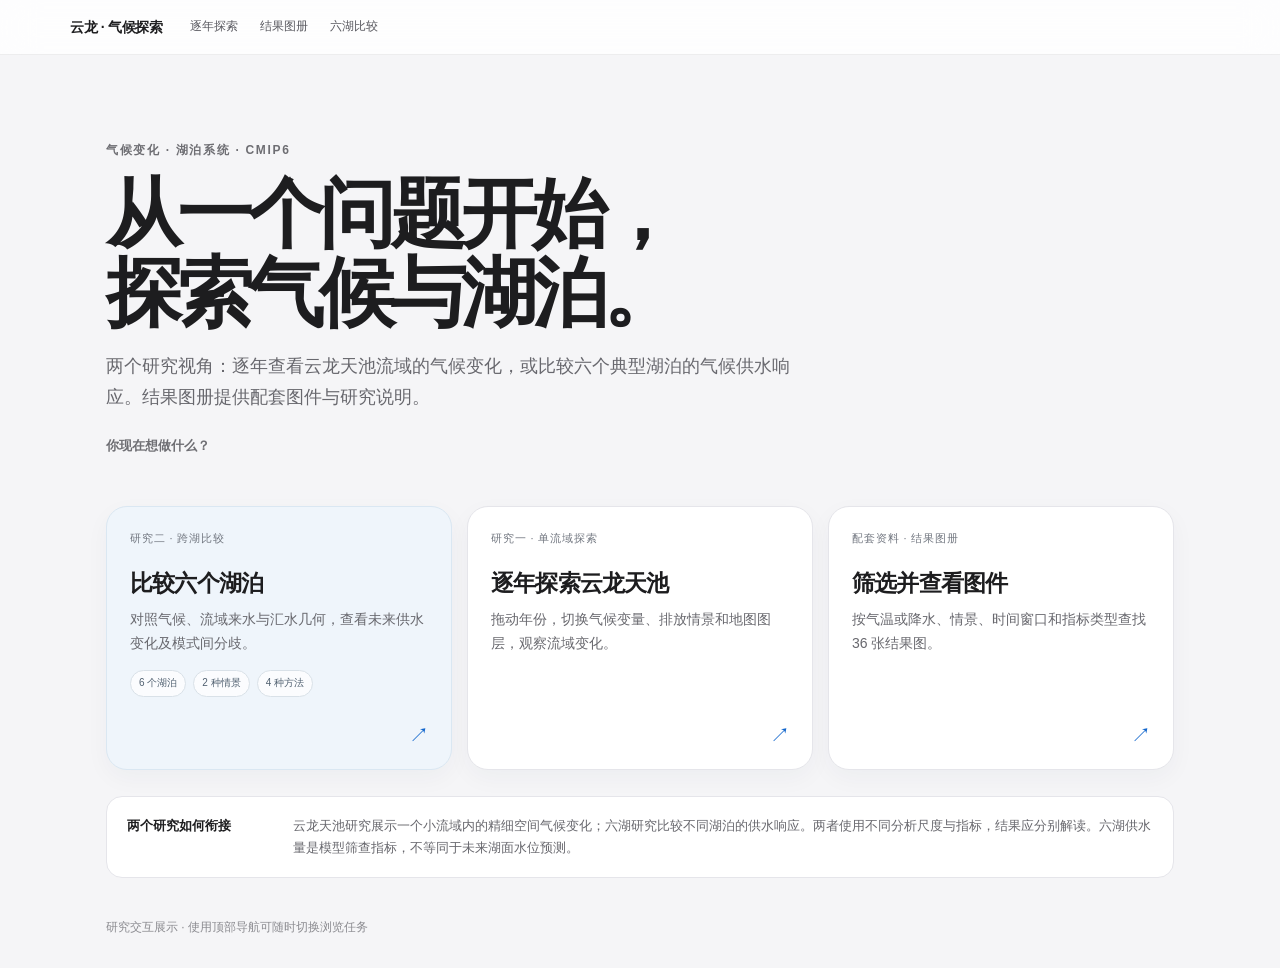
<file: index.html>
<!doctype html>
<html lang="zh-CN">
<head>
  <meta charset="utf-8">
  <meta name="viewport" content="width=device-width,initial-scale=1">
  <meta name="theme-color" content="#f5f5f7">
  <meta name="description" content="浏览云龙天池气候变化与中国典型湖泊气候供水研究。">
  <title>云龙 · 气候探索</title>
  <link rel="icon" type="image/svg+xml" href="./favicon.svg">
  <link rel="stylesheet" href="./_shared/site.css">
  <style>
    .landing{max-width:1120px;margin:auto;padding:0 26px}.intro{padding:86px 0 37px;max-width:790px}.kicker{font-size:12px;letter-spacing:.14em;font-weight:600;color:#6e6e73}.intro h1{font-size:clamp(43px,7vw,76px);letter-spacing:-.065em;line-height:1.03;font-weight:680;margin:15px 0 19px}.intro p{font-size:18px;line-height:1.7;color:#68686e;max-width:690px}.start-label{font-size:13px;font-weight:650;color:#6e6e73;margin:23px 0 13px}.study-grid{display:grid;grid-template-columns:repeat(3,minmax(0,1fr));gap:15px}.study-card{position:relative;display:flex;flex-direction:column;min-height:264px;background:#fff;border:1px solid #e5e5ea;border-radius:21px;padding:23px 23px 52px;text-decoration:none;color:#1d1d1f;box-shadow:0 8px 25px rgba(30,45,65,.04);transition:transform .18s,box-shadow .18s}.study-card:hover{transform:translateY(-3px);box-shadow:0 15px 35px rgba(30,45,65,.09)}.study-card:focus-visible{outline:3px solid #83b8ff;outline-offset:3px}.study-no{font-size:11px;letter-spacing:.08em;color:#727780}.study-card h2{font-size:23px;letter-spacing:-.035em;line-height:1.25;margin:21px 0 10px}.study-card p{font-size:14px;color:#68686e;line-height:1.7;margin:0}.study-card .arrow{position:absolute;right:22px;bottom:18px;color:#1266cc;font-size:20px}.study-card.primary{background:#eff5fb;border-color:#dae7f2}.stat-pills{display:flex;gap:7px;flex-wrap:wrap;margin-top:15px}.stat-pills span{font-size:10px;border:1px solid #d9e1e8;background:rgba(255,255,255,.75);border-radius:99px;padding:4px 8px;color:#506070}.research-note{margin-top:26px;padding:18px 20px;background:#fff;border:1px solid #e5e5ea;border-radius:16px;display:grid;grid-template-columns:150px 1fr;gap:16px;align-items:start}.research-note strong{font-size:13px}.research-note p{margin:0;font-size:13px;line-height:1.7;color:#68686e}.footer{padding:40px 0 30px;font-size:12px;color:#8b8b90}@media(max-width:800px){.landing{padding:0 17px}.intro{padding:60px 0 26px}.intro p{font-size:16px}.study-grid{grid-template-columns:1fr}.study-card{min-height:205px}.study-card h2{font-size:21px;margin-top:16px}.research-note{grid-template-columns:1fr;gap:5px}}@media(max-width:700px){.intro h1{font-size:46px}}
  </style>
</head>
<body>
  <nav class="global-nav" aria-label="主导航">
    <a class="brand" href="./index.html" aria-current="page">云龙 · 气候探索</a>
    <div class="nav-links"><a href="./climate-explorer/climate-explorer.html">逐年探索</a><a href="./climate-atlas/climate-atlas.html">结果图册</a><a href="./lake-explorer/index.html">六湖比较</a></div>
  </nav>
  <main class="landing">
    <section class="intro">
      <div class="kicker">气候变化 · 湖泊系统 · CMIP6</div>
      <h1>从一个问题开始，<br>探索气候与湖泊。</h1>
      <p>两个研究视角：逐年查看云龙天池流域的气候变化，或比较六个典型湖泊的气候供水响应。结果图册提供配套图件与研究说明。</p>
      <div class="start-label">你现在想做什么？</div>
    </section>
    <section class="study-grid" aria-label="选择浏览任务">
      <a class="study-card primary" href="./lake-explorer/index.html">
        <div class="study-no">研究二 · 跨湖比较</div><h2>比较六个湖泊</h2>
        <p>对照气候、流域来水与汇水几何，查看未来供水变化及模式间分歧。</p>
        <div class="stat-pills"><span>6 个湖泊</span><span>2 种情景</span><span>4 种方法</span></div><span class="arrow" aria-hidden="true">↗</span>
      </a>
      <a class="study-card" href="./climate-explorer/climate-explorer.html">
        <div class="study-no">研究一 · 单流域探索</div><h2>逐年探索云龙天池</h2>
        <p>拖动年份，切换气候变量、排放情景和地图图层，观察流域变化。</p><span class="arrow" aria-hidden="true">↗</span>
      </a>
      <a class="study-card" href="./climate-atlas/climate-atlas.html">
        <div class="study-no">配套资料 · 结果图册</div><h2>筛选并查看图件</h2>
        <p>按气温或降水、情景、时间窗口和指标类型查找 36 张结果图。</p><span class="arrow" aria-hidden="true">↗</span>
      </a>
    </section>
    <aside class="research-note"><strong>两个研究如何衔接</strong><p>云龙天池研究展示一个小流域内的精细空间气候变化；六湖研究比较不同湖泊的供水响应。两者使用不同分析尺度与指标，结果应分别解读。六湖供水量是模型筛查指标，不等同于未来湖面水位预测。</p></aside>
    <footer class="footer">研究交互展示 · 使用顶部导航可随时切换浏览任务</footer>
  </main>
</body>
</html>
</file>
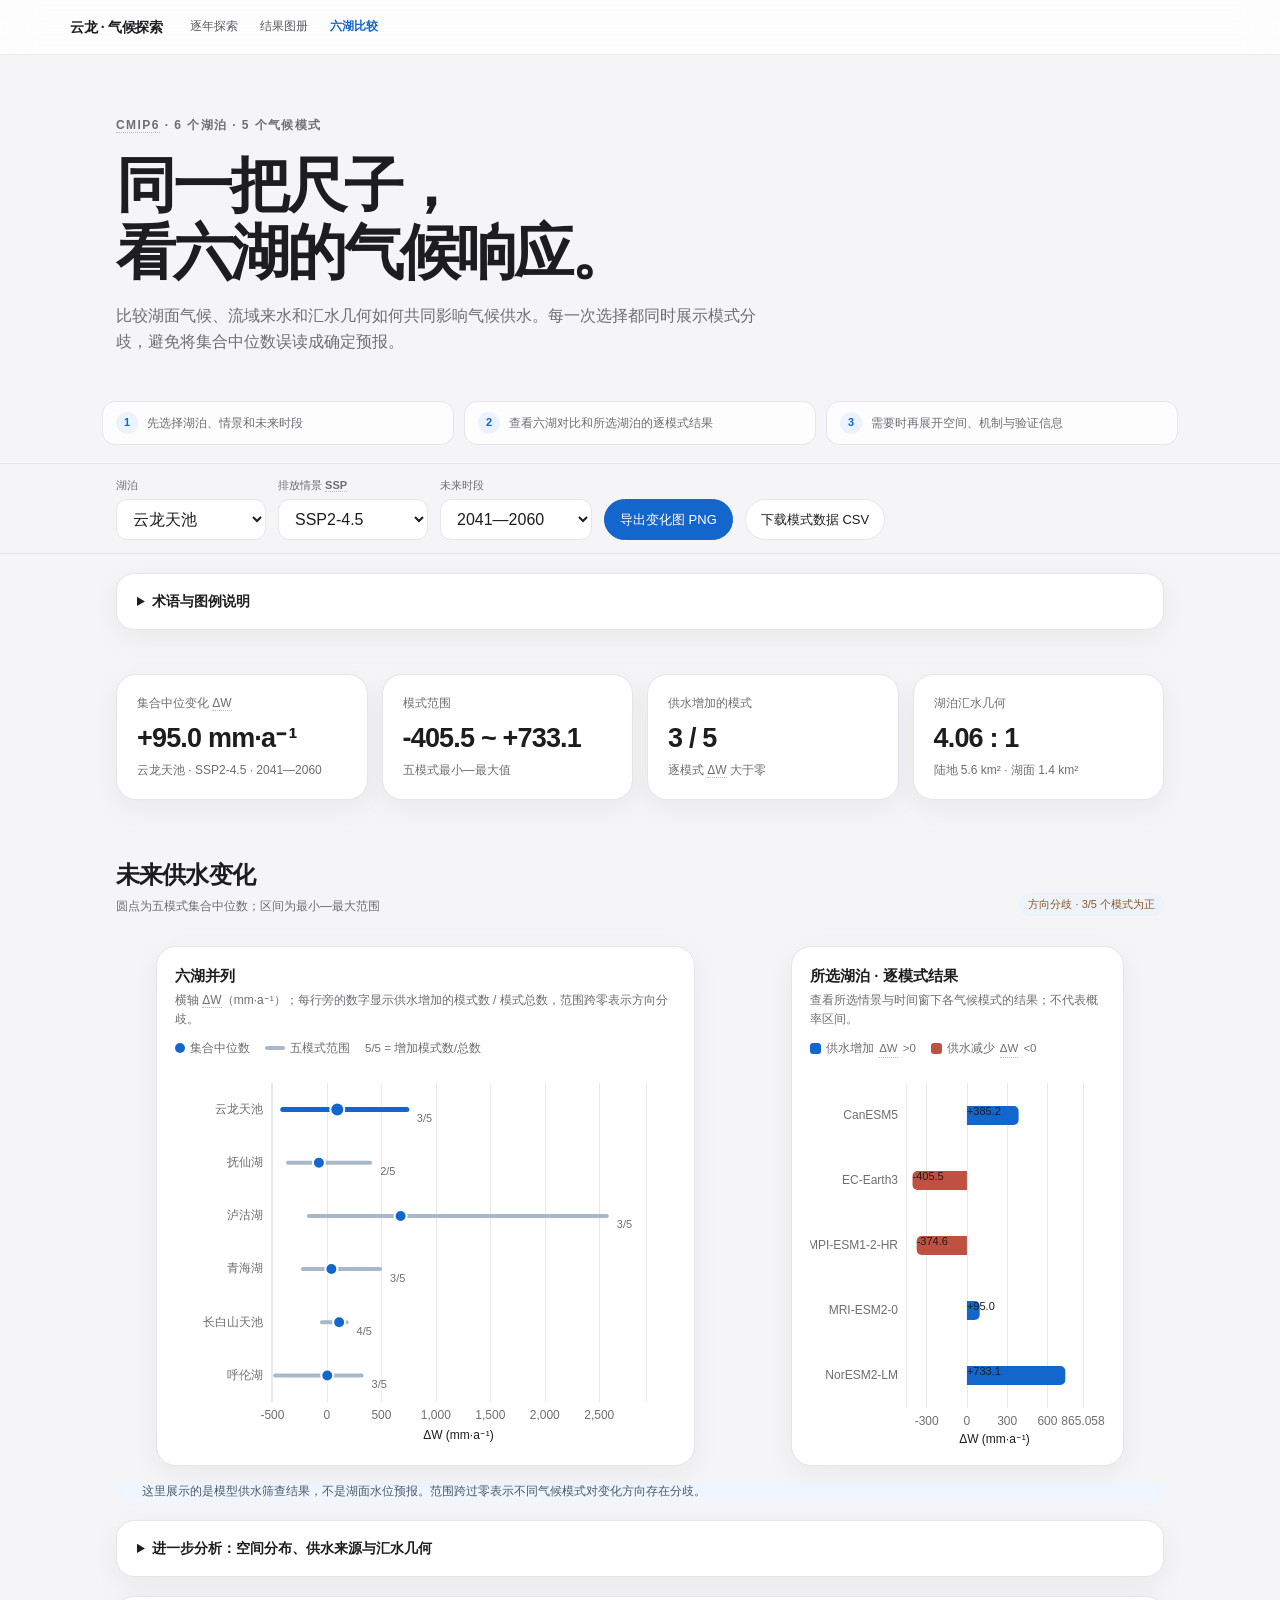
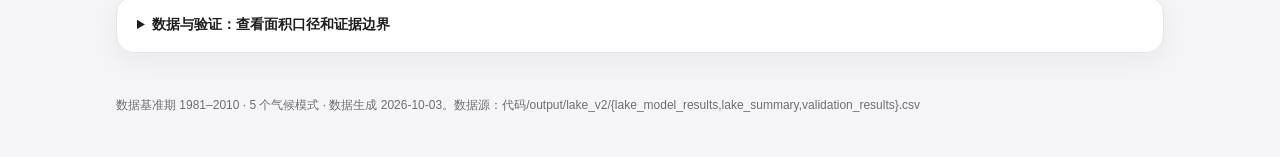
<file: lake-explorer/index.html>
<!doctype html>
<html lang="zh-CN">
<head>
<meta charset="utf-8"><meta name="viewport" content="width=device-width,initial-scale=1">
<meta name="theme-color" content="#f5f5f7">
<meta name="description" content="交互浏览六个中国典型湖泊的气候供水变化、模式分歧和方法敏感性。">
<title>六湖气候供水比较 · 云龙气候探索</title>
<link rel="icon" type="image/svg+xml" href="../favicon.svg">
<link rel="stylesheet" href="../_shared/site.css">
<link rel="stylesheet" href="../_shared/ux.css">
<style>
:root{--wide:1100px}.shell{max-width:var(--wide);margin:auto;padding:0 26px}.hero{padding:62px 0 31px}.eyebrow{font-size:12px;font-weight:600;letter-spacing:.12em;color:var(--muted)}h1{font-size:clamp(36px,6vw,64px);letter-spacing:-.055em;line-height:1.08;font-weight:670;margin:.28em 0}.lede{max-width:670px;color:var(--muted);font-size:16px}.controls{position:sticky;top:55px;z-index:10;background:rgba(245,245,247,.88);backdrop-filter:blur(15px);border-block:1px solid var(--line)}.control-inner{max-width:var(--wide);margin:auto;padding:13px 26px;display:flex;gap:12px;align-items:end;flex-wrap:wrap}.field{display:grid;gap:4px;min-width:150px}.field label,.small-label{font-size:11px;color:var(--muted);font-weight:550}.field select{width:100%;border:1px solid var(--line);border-radius:11px;background:#fff;padding:10px 30px 10px 12px;color:var(--ink)}.button{border:1px solid var(--line);background:#fff;border-radius:999px;padding:9px 15px;cursor:pointer;color:var(--ink);font-size:13px}.button.primary{background:var(--blue);color:#fff;border-color:var(--blue)}.button:hover{filter:brightness(.96)}.metrics{display:grid;grid-template-columns:repeat(4,1fr);gap:14px;padding:25px 0}.metric,.panel,.caveat,.method{background:#fff;border:1px solid var(--line);border-radius:20px;padding:19px 20px;box-shadow:var(--shadow)}.metric-label{font-size:12px;color:var(--muted)}.metric-value{font-size:27px;font-weight:650;letter-spacing:-.03em;font-variant-numeric:tabular-nums;margin-top:4px}.metric-detail{font-size:12px;color:var(--muted);line-height:1.6}.section-head{display:flex;align-items:end;justify-content:space-between;gap:20px;margin:31px 0 14px}.section-head h2{font-size:24px;letter-spacing:-.035em;margin:0}.section-head p{font-size:12px;color:var(--muted);margin:2px 0 0}.charts{display:grid;grid-template-columns:1.2fr .8fr;gap:16px}.panel{padding:17px 18px;min-width:0}.panel h3{font-size:15px;margin:0}.panel .hint{font-size:12px;color:var(--muted);margin:2px 0}.chart{height:350px;width:100%}.chart.tall{height:390px}.comparison{display:grid;grid-template-columns:1fr 1fr;gap:16px}.map-layout{display:grid;grid-template-columns:minmax(0,1fr) 255px;gap:15px;align-items:center}.locator{height:350px;width:100%;display:block}.fact-list{list-style:none;margin:0;padding:0;display:grid;gap:10px}.fact-list li{padding-bottom:10px;border-bottom:1px solid var(--line);font-size:13px}.fact-list b{display:block;font-size:11px;color:var(--muted);font-weight:500}.method{margin:19px 0;padding:0 20px}.method summary{padding:15px 0;cursor:pointer;font-size:14px;font-weight:600}.method-grid{display:grid;grid-template-columns:1fr 1fr;gap:15px;padding-bottom:17px;font-size:13px}.table-wrap{overflow-x:auto;max-width:100%}.footer{overflow-wrap:anywhere}.method-control{display:grid;gap:5px;max-width:280px;font-size:11px;color:var(--muted)}.method-control select{width:100%;border:1px solid var(--line);border-radius:11px;padding:10px;background:#fff;color:var(--ink)}.table{width:100%;border-collapse:collapse;white-space:nowrap;font-size:12px}.table th,.table td{padding:10px 11px;border-bottom:1px solid var(--line);text-align:right}.table th:first-child,.table td:first-child{text-align:left}.table th{color:var(--muted);font-weight:550}.positive{color:#16784c}.negative{color:#bd503e}.caveat{background:#f8fbff;border-color:#dce9f9;line-height:1.72;font-size:13px;margin:15px 0 28px}.caveat h3{font-size:14px;margin:0 0 5px}.caveat p{margin:5px 0;color:#555e6b}.footer{font-size:12px;color:var(--muted);padding:24px 0 42px}.tag{display:inline-block;color:#385576;background:#eef3f9;border-radius:999px;padding:3px 9px;font-size:11px}.lake-shape{fill:#dfeaf3;stroke:#8da7bd;stroke-width:1.3}.lake-water{fill:#68a8ce;stroke:#fff;stroke-width:1.5}.lake-label{font:12px -apple-system,BlinkMacSystemFont,"PingFang SC",sans-serif;fill:#243243}.lake-label.on{font-weight:700;fill:#1266cc}@media(max-width:760px){.shell{padding:0 16px}.hero{padding-top:38px}.control-inner{padding:10px 16px}.field{flex:1;min-width:128px}.metrics{grid-template-columns:repeat(2,1fr);gap:9px}.metric{padding:14px}.metric-value{font-size:22px}.charts,.comparison{grid-template-columns:1fr}.chart{height:320px}.chart.tall{height:350px}.map-layout{grid-template-columns:1fr}.locator{height:265px}.fact-list{grid-template-columns:1fr 1fr}.section-head{align-items:start;flex-direction:column}.method-grid{grid-template-columns:1fr}}
 .table-wrap{overflow-x:auto;max-width:100%}.footer{overflow-wrap:anywhere}.method-control{display:grid;gap:5px;max-width:280px;font-size:11px;color:var(--muted)}.method-control select{width:100%;border:1px solid var(--line);border-radius:11px;padding:10px;background:#fff;color:var(--ink)}
abbr[title]{text-decoration:none;border-bottom:1px dotted #b9b9c0;cursor:help}
.gloss{list-style:none;margin:0;padding:0;display:grid;grid-template-columns:1fr 1fr;gap:8px 24px}
.gloss li{font-size:12.5px;color:var(--muted);line-height:1.6}
.gloss b{color:var(--ink);font-weight:600}
.gloss .en{color:#8a8a90}
.lgd{display:flex;flex-wrap:wrap;gap:5px 15px;margin:9px 0 0;font-size:11.5px;color:var(--muted)}
.lgd i{font-style:normal;display:inline-flex;align-items:center;gap:5px}
.sw{display:inline-block;width:11px;height:11px;border-radius:3px;flex:none}
.dot{display:inline-block;width:10px;height:10px;border-radius:50%;background:var(--blue);flex:none}
.ln{display:inline-block;width:20px;height:4px;border-radius:2px;background:#a8b8c8;flex:none}
@media(max-width:760px){.gloss{grid-template-columns:1fr}}
</style>
</head>
<body>
<nav class="global-nav" aria-label="主导航"><a class="brand" href="../index.html">云龙 · 气候探索</a><div class="nav-links"><a href="../climate-explorer/climate-explorer.html">逐年探索</a><a href="../climate-atlas/climate-atlas.html">结果图册</a><a aria-current="page" href="./index.html">六湖比较</a></div></nav>
<section class="hero"><div class="shell"><div class="eyebrow"><abbr title="耦合模式比较计划第六阶段：国际气候模式对比计划，本研究取其中五个模式">CMIP6</abbr> · 6 个湖泊 · 5 个气候模式</div><h1>同一把尺子，<br>看六湖的气候响应。</h1><p class="lede">比较湖面气候、流域来水和汇水几何如何共同影响气候供水。每一次选择都同时展示模式分歧，避免将集合中位数误读成确定预报。</p></div></section>
<div class="task-guide" aria-label="浏览步骤"><ol><li><b>1</b>先选择湖泊、情景和未来时段</li><li><b>2</b>查看六湖对比和所选湖泊的逐模式结果</li><li><b>3</b>需要时再展开空间、机制与验证信息</li></ol></div>
<section class="controls"><div class="control-inner"><div class="field"><label for="lake">湖泊</label><select id="lake"></select></div><div class="field"><label for="scenario">排放情景 <abbr title="共享社会经济路径：SSP2-4.5 为中等排放，SSP5-8.5 为高排放">SSP</abbr></label><select id="scenario" title="共享社会经济路径：SSP2-4.5 为中等排放，SSP5-8.5 为高排放"><option value="ssp245">SSP2-4.5</option><option value="ssp585">SSP5-8.5</option></select></div><div class="field"><label for="window">未来时段</label><select id="window"><option value="2041-2060">2041—2060</option><option value="2081-2100">2081—2100</option></select></div><button id="png" class="button primary">导出变化图 PNG</button><button id="csv" class="button">下载模式数据 CSV</button></div></section>
<main class="shell">
<details class="analysis-more"><summary>术语与图例说明</summary>
<section><ul class="gloss"><li><b>ΔW</b><span class="en"> 气候供水变化</span>：单位湖面面积的来水与蒸发之差，正值表示供水增加，单位 mm·a⁻¹。</li><li><b>PET/P</b><span class="en"> 干燥度</span>：潜在蒸散与降水之比，越大表示气候越干旱。</li><li><b>R_c/P_c</b><span class="en"> 径流比</span>：流域产流占降水的比例。</li><li><b>A_c/A_l</b><span class="en"> 陆地/湖面面积比</span>：陆地汇水面积与湖面面积之比，越大则流域来水对湖面的放大越强。</li><li><b>湖面海拔</b>：湖泊水面的高程（m），在「六湖地理位置」图中以色带与数值表示；取公开资料口径，随水位年际波动。</li><li><b>CMIP6</b><span class="en"> 耦合模式比较计划第六阶段</span>：国际气候模式对比计划，本研究取其中五个模式。</li><li><b>SSP2-4.5 / SSP5-8.5</b><span class="en"> 共享社会经济路径</span>：分别为中等与高排放情景。</li><li><b>Oudin / Hamon</b>：潜在蒸散估算公式，Oudin 为论文主方法。</li><li><b>Schreiber / Turc–Pike</b>：流域产流估算公式，Schreiber 为论文主方法。</li></ul></section></details>
<section class="metrics" aria-live="polite"><article class="metric"><div class="metric-label">集合中位变化 <abbr title="气候供水变化：单位湖面面积的来水与蒸发之差，正值表示供水增加">ΔW</abbr></div><div class="metric-value" id="metric-median">载入中</div><div class="metric-detail" id="metric-context">mm·a⁻¹，相对 1981—2010</div></article><article class="metric"><div class="metric-label">模式范围</div><div class="metric-value" id="metric-range">—</div><div class="metric-detail">五模式最小—最大值</div></article><article class="metric"><div class="metric-label">供水增加的模式</div><div class="metric-value" id="metric-positive">—</div><div class="metric-detail">逐模式 <abbr title="气候供水变化：单位湖面面积的来水与蒸发之差，正值表示供水增加">ΔW</abbr> 大于零</div></article><article class="metric"><div class="metric-label">湖泊汇水几何</div><div class="metric-value" id="metric-ratio">—</div><div class="metric-detail" id="metric-area">陆地汇水面积 / 湖面面积</div></article></section>
<section><div class="section-head"><div><h2>未来供水变化</h2><p>圆点为五模式集合中位数；区间为最小—最大范围</p></div><span id="direction-tag" class="tag">读取结果中</span></div><div class="charts"><figure class="panel"><h3>六湖并列</h3><p class="hint">横轴 <abbr title="气候供水变化：单位湖面面积的来水与蒸发之差，正值表示供水增加">ΔW</abbr>（mm·a⁻¹）；每行旁的数字显示供水增加的模式数 / 模式总数，范围跨零表示方向分歧。</p><div class="lgd"><i><span class="dot"></span>集合中位数</i><i><span class="ln"></span>五模式范围</i><i>5/5 = 增加模式数/总数</i></div><div id="direction-chart" class="chart tall" role="img" aria-label="六个湖泊气候供水变化区间比较图"></div></figure><figure class="panel"><h3>所选湖泊 · 逐模式结果</h3><p class="hint">查看所选情景与时间窗下各气候模式的结果；不代表概率区间。</p><div class="lgd"><i><span class="sw" style="background:#1266cc"></span>供水增加 <abbr title="气候供水变化：单位湖面面积的来水与蒸发之差">ΔW</abbr>&gt;0</i><i><span class="sw" style="background:#bf5042"></span>供水减少 <abbr title="气候供水变化：单位湖面面积的来水与蒸发之差">ΔW</abbr>&lt;0</i></div><div id="model-chart" class="chart tall" role="img" aria-label="逐气候模式的气候供水变化图"></div></figure></div></section>
<aside class="analysis-caveat shell">这里展示的是模型供水筛查结果，不是湖面水位预报。范围跨过零表示不同气候模式对变化方向存在分歧。</aside>
<details class="analysis-more"><summary>进一步分析：空间分布、供水来源与汇水几何</summary>
<section><div class="section-head"><div><h2>湖泊与汇水区</h2><p>地图是经纬度索引；边界仅作空间口径参考</p></div></div><div class="comparison"><article class="panel"><h3 id="map-title">所选湖泊的流域</h3><p class="hint">流域边界与湖岸线分色显示；不代表模型网格分辨率</p><div id="basin-map" style="height:340px;width:100%" role="img" aria-label="所选湖泊流域与湖岸边界图"></div></article><article class="panel"><h3>六湖地理位置</h3><p class="hint">点色与色标为湖面海拔（m）；位置仅作示意定位，不表示栅格解析度</p><svg id="locator" class="locator" role="img" aria-label="六个湖泊经纬度示意图" viewBox="0 0 440 340"></svg></article></div><div class="comparison" style="margin-top:15px"><article class="panel"><h3>汇水几何与产流条件</h3><p class="hint">公开主口径面积与模式集合的历史气候态；干燥度 <abbr title="PET/P，潜在蒸散与降水的比值，越大越干旱">PET/P</abbr>、径流比 <abbr title="R_c/P_c，流域产流占降水比例">R_c/P_c</abbr> 均为基期值。</p><div class="lgd"><i><span class="sw" style="background:#aac7e1"></span>陆地/湖面面积比 <abbr title="A_c/A_l，陆地汇水面积与湖面面积之比">A_c/A_l</abbr></i><i><span class="ln" style="background:#1266cc"></span>干燥度 <abbr title="PET/P，潜在蒸散与降水的比值，越大越干旱">PET/P</abbr></i></div><div id="mechanism-chart" class="chart"></div></article><article class="panel"><h3>三项水量贡献</h3><p class="hint">模式集合平均分解；蒸发增加表现为负贡献。</p><div class="lgd"><i><span class="sw" style="background:#1266cc"></span>正贡献</i><i><span class="sw" style="background:#bf5042"></span>负贡献</i><i><span class="sw" style="background:#1d1d1f"></span>合计 <abbr title="气候供水变化：单位湖面面积的来水与蒸发之差">ΔW</abbr></i><i><span class="sw" style="background:#9b91ba"></span>统一几何比反事实（<abbr title="A_c/A_l=1，假设陆地汇水面积等于湖面面积">A_c/A_l=1</abbr>）</i></div><div id="contribution-chart" class="chart"></div></article></div></section>
<details class="method"><summary>方法敏感性：<abbr title="基于温度的潜在蒸散估算方法">Oudin</abbr> / <abbr title="基于温度与日照时数的潜在蒸散估算方法">Hamon</abbr> × <abbr title="流域产流估算公式">Schreiber</abbr> / <abbr title="流域产流估算公式（对照方法）">Turc–Pike</abbr></summary><div class="method-grid"><label class="method-control" for="pet-method">潜在蒸散 <abbr title="PET：潜在蒸散，表征大气蒸发需求">PET</abbr> 公式<select id="pet-method" title="潜在蒸散 PET：Oudin 与 Hamon 为两种估算公式"><option value="oudin">Oudin（主方法）</option><option value="hamon">Hamon</option></select></label><label class="method-control" for="runoff-method">流域产流公式<select id="runoff-method" title="流域产流：Schreiber 与 Turc–Pike 为两种估算公式"><option value="schreiber">Schreiber（主方法）</option><option value="turcpike">Turc–Pike</option></select></label></div><p class="hint">切换方法会更新主结果；图中同时对照四种组合。</p><div id="method-values" class="method-grid"></div><div id="method-chart" class="chart" style="height:260px"></div></details>
</details>
<details class="analysis-more"><summary>数据与验证：查看面积口径和证据边界</summary>
<section><div class="section-head"><div><h2>数据与验证</h2><p>按湖泊展示气候供水变化与结果证据的适用范围</p></div></div><div class="panel table-wrap"><table class="table"><thead><tr><th>湖泊</th><th>湖面面积 km²</th><th>陆地汇水面积 km²</th><th>陆地 / 湖面比 <abbr title="A_c/A_l，陆地汇水面积与湖面面积之比">A_c/A_l</abbr></th><th>边界面积差异</th><th>响应验证状态</th></tr></thead><tbody id="lake-table"></tbody></table></div><aside class="caveat"><h3>解读边界</h3><p><abbr title="气候供水变化：单位湖面面积的来水与蒸发之差">ΔW</abbr> 是按单位湖面面积计算的气候供水筛查指标，不是湖水位、蓄量或可用水量预报。结果使用五种模式的集合统计；范围跨越零表示方向存在模式分歧。</p><p>青海湖响应端验证的年际序列使用固定气候态蒸发与产流，年际起伏主要来自湖面降水，因此不能视为完整供水模型已通过独立验证。三年平均命中率仅是青海湖案例证据，跨湖外推仍属模型推断。</p><p>流域边界用于空间定位，供水计算采用论文公开面积口径；抚仙湖和泸沽湖 <abbr title="数字高程模型：用于自动划定流域边界">DEM</abbr> 划定面积与公开口径存在差异，不能将边界图面积当作论文计算面积。</p></aside></section>
</details>
<div id="status" class="footer" aria-live="polite">加载分析数据…</div>
</main>
<script src="../climate-atlas/_shared/js/echarts.min.js"></script><script src="./assets/app.js"></script>
</body></html>
</file>
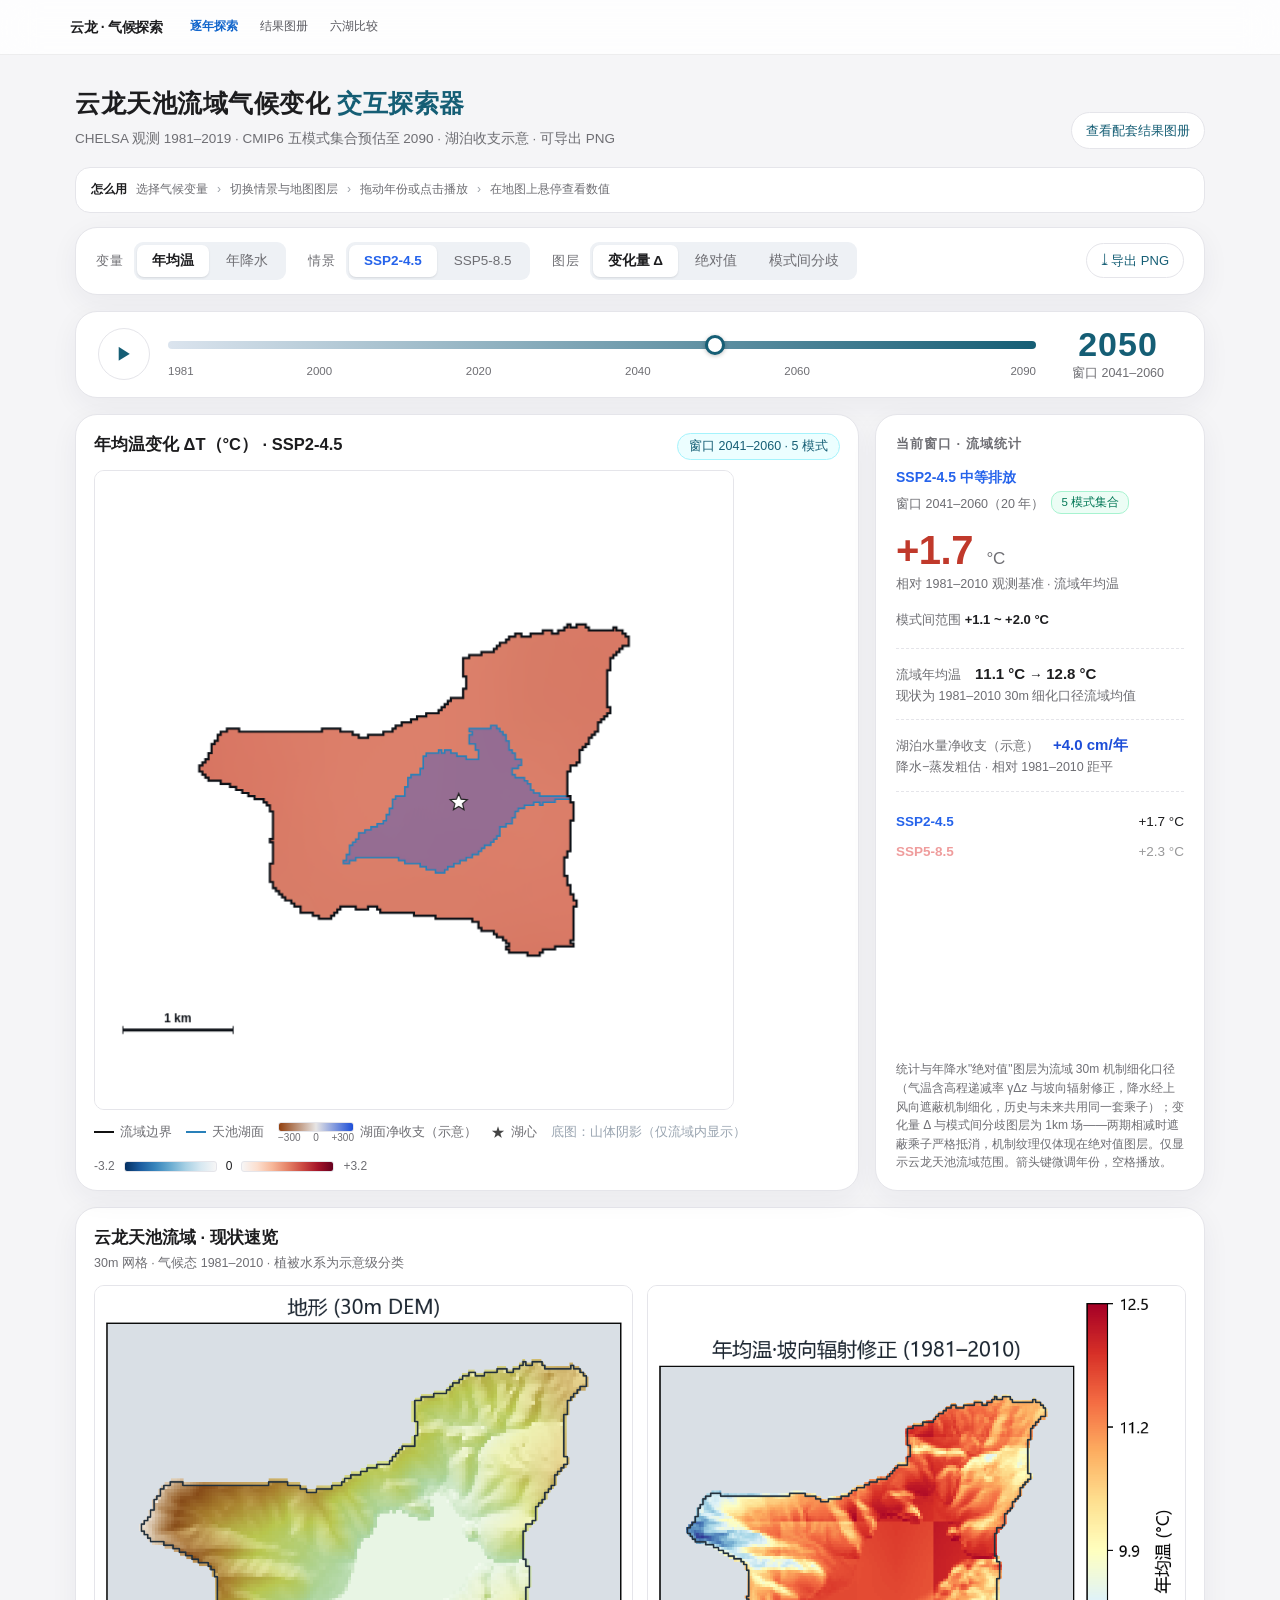
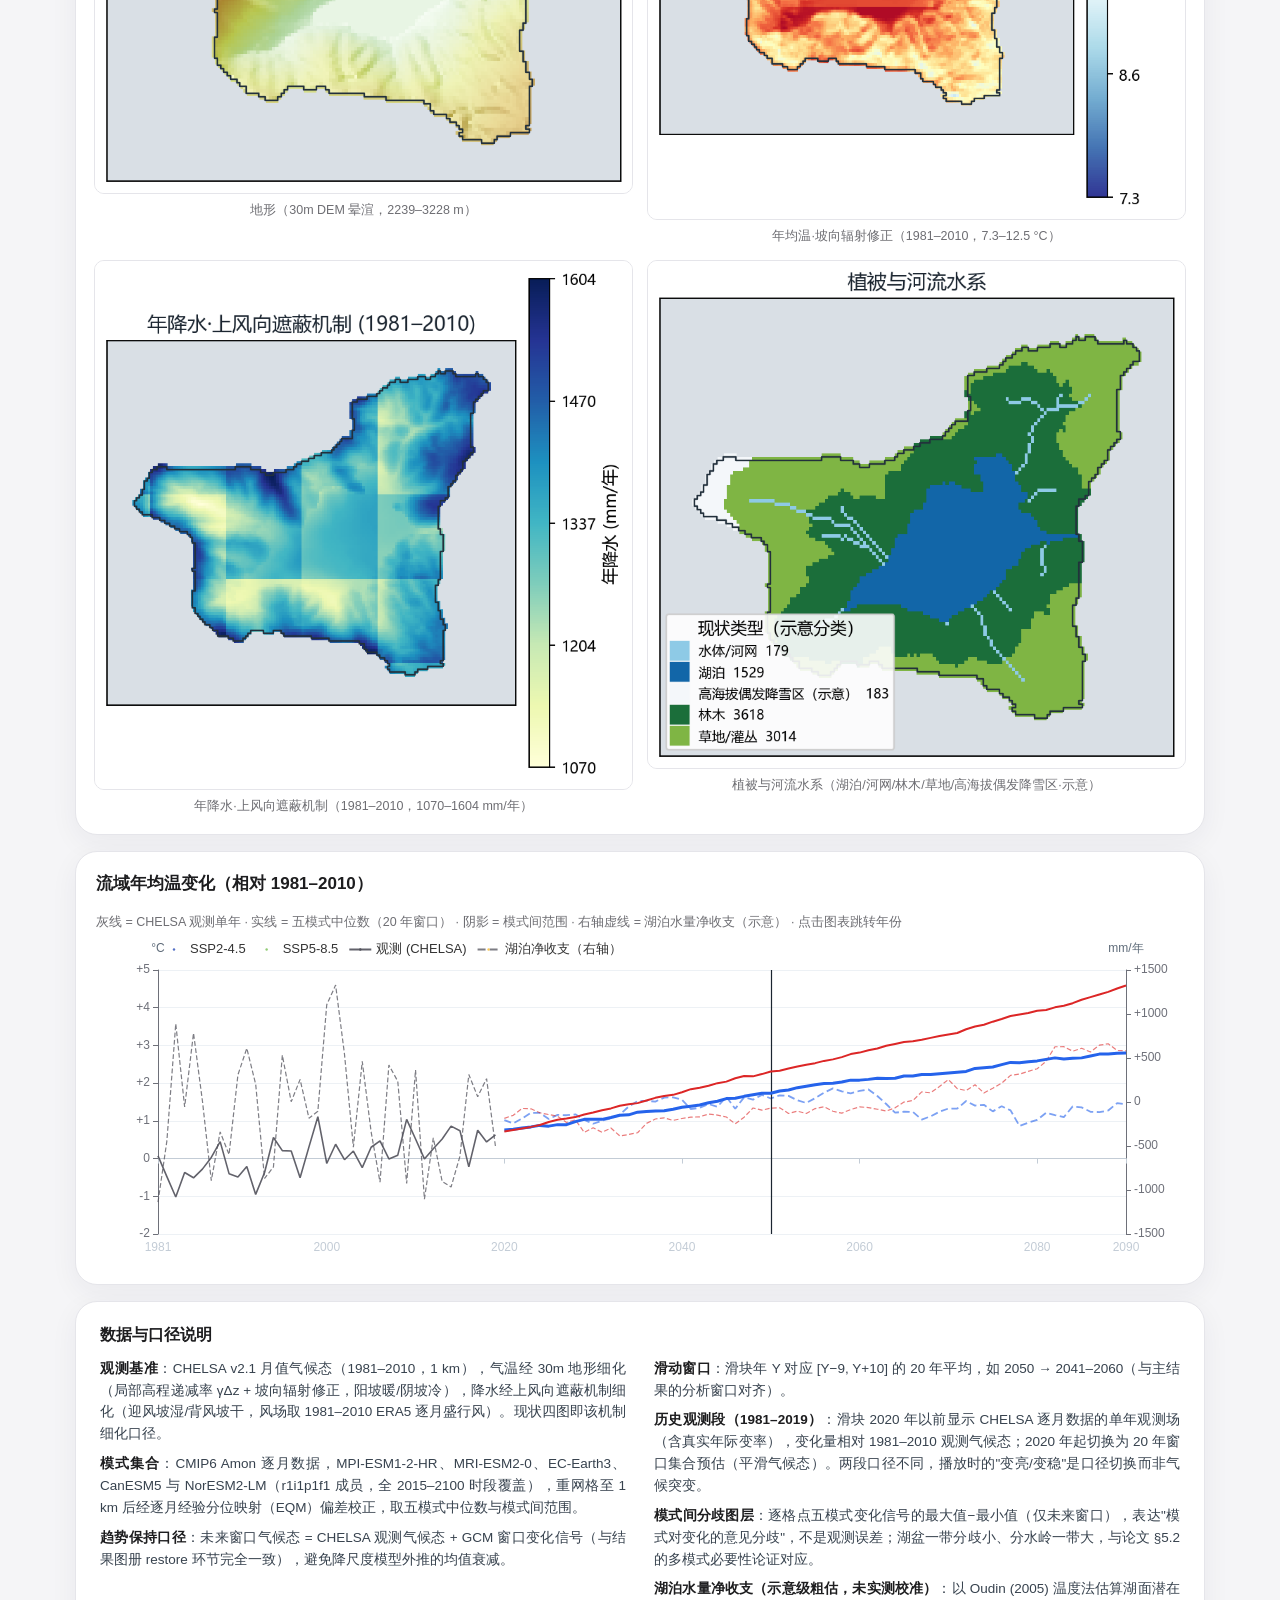
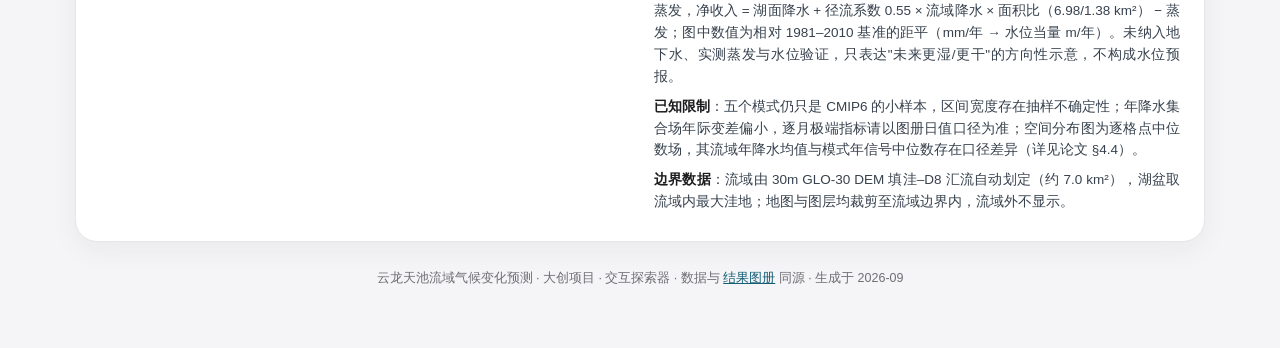
<file: climate-explorer/climate-explorer.html>
<!DOCTYPE html>
<html lang="zh-CN">
<head>
<meta charset="UTF-8">
<meta name="viewport" content="width=device-width, initial-scale=1.0">
<title>云龙天池流域气候变化 · 交互探索器</title>
<style>
@font-face {
  font-family: "WorkSans";
  src: url("./_shared/fonts/WorkSans-Regular.ttf") format("truetype");
  font-weight: 400;
}
@font-face {
  font-family: "WorkSans";
  src: url("./_shared/fonts/WorkSans-Bold.ttf") format("truetype");
  font-weight: 700;
}
@font-face {
  font-family: "WorkSans";
  src: url("./_shared/fonts/WorkSans-Italic.ttf") format("truetype");
  font-weight: 400;
  font-style: italic;
}
:root {
  --bg: #f4f6f8;
  --bg2: #ffffff;
  --ink: #1b2530;
  --muted: #5d6a78;
  --line: #e3e8ee;
  --accent: #155e75;
  --s245: #2563eb;
  --s585: #dc2626;
  --warm: #c0392b;
  --cool: #2563eb;
  --wet: #0e7490;
  --dry: #92400e;
}
* { box-sizing: border-box; margin: 0; padding: 0; }
html, body { background: var(--bg); color: var(--ink); }
body {
  font-family: "WorkSans", "PingFang SC", "Microsoft YaHei", "Noto Sans SC", sans-serif;
  font-size: 15px; line-height: 1.6;
}
.wrap { max-width: 1240px; margin: 0 auto; padding: 28px 22px 60px; }

/* ---------- header ---------- */
header { display: flex; justify-content: space-between; align-items: flex-end; gap: 16px; margin-bottom: 18px; }
h1 { font-size: 25px; font-weight: 700; letter-spacing: .5px; }
h1 .accent { color: var(--accent); }
.sub { color: var(--muted); font-size: 13.5px; margin-top: 4px; }
.atlas-link {
  flex: none; font-size: 13px; color: var(--accent); text-decoration: none;
  border: 1px solid var(--line); background: var(--bg2);
  padding: 7px 14px; border-radius: 20px; white-space: nowrap;
  transition: all .15s;
}
.atlas-link:hover { border-color: var(--accent); }

/* ---------- card ---------- */
.card {
  background: var(--bg2); border: 1px solid var(--line); border-radius: 14px;
  box-shadow: 0 1px 3px rgba(27,37,48,.05);
}

/* ---------- controls ---------- */
.controls { display: flex; flex-wrap: wrap; gap: 22px; padding: 14px 20px; margin-bottom: 16px; align-items: center; }
.ctrl-group { display: flex; align-items: center; gap: 10px; }
.ctrl-group > label { font-size: 12.5px; color: var(--muted); letter-spacing: 1px; }
.seg { display: flex; background: #eef1f5; border-radius: 9px; padding: 3px; gap: 2px; }
.seg button {
  border: 0; background: transparent; cursor: pointer; font: inherit; font-size: 13.5px;
  color: var(--muted); padding: 5px 15px; border-radius: 7px; transition: all .15s; white-space: nowrap;
}
.seg button:hover { color: var(--ink); }
.seg button.on { background: var(--bg2); color: var(--ink); font-weight: 600; box-shadow: 0 1px 2px rgba(27,37,48,.12); }
.seg button[data-s="ssp245"].on { color: var(--s245); }
.seg button[data-s="ssp585"].on { color: var(--s585); }

/* ---------- timeline ---------- */
.timeline { display: flex; align-items: center; gap: 18px; padding: 14px 22px; margin-bottom: 16px; }
.btn-export {
  border: 1px solid var(--line); background: var(--bg2); cursor: pointer; font: inherit;
  font-size: 13px; color: var(--accent); padding: 6px 14px; border-radius: 18px;
  transition: all .15s; white-space: nowrap;
}
.btn-export:hover { border-color: var(--accent); background: #ecfeff; }
.play {
  flex: none; width: 52px; height: 52px; border-radius: 50%; border: 1px solid var(--line);
  background: var(--bg2); cursor: pointer; font-size: 17px; color: var(--accent);
  display: flex; align-items: center; justify-content: center; transition: all .15s;
}
.play:hover { border-color: var(--accent); background: #ecfeff; }
.play.playing { background: var(--accent); color: #fff; border-color: var(--accent); }
.slider-block { flex: 1; min-width: 0; }
input[type="range"] {
  -webkit-appearance: none; appearance: none; width: 100%; height: 8px; border-radius: 4px;
  background: linear-gradient(90deg, #dbe4ee 0%, #155e75 100%); outline: none; cursor: pointer;
}
input[type="range"]::-webkit-slider-thumb {
  -webkit-appearance: none; appearance: none; width: 20px; height: 20px; border-radius: 50%;
  background: #fff; border: 3px solid var(--accent); box-shadow: 0 1px 4px rgba(0,0,0,.25); cursor: grab;
}
input[type="range"]::-moz-range-thumb {
  width: 14px; height: 14px; border-radius: 50%; background: #fff;
  border: 3px solid var(--accent); box-shadow: 0 1px 4px rgba(0,0,0,.25); cursor: grab;
}
.ticks { position: relative; height: 15px; font-size: 11.5px; color: var(--muted); margin-top: 5px;
  font-variant-numeric: tabular-nums; user-select: none; }
.ticks span { position: absolute; transform: translateX(-50%); }
.year-big { flex: none; min-width: 128px; text-align: center; }
.year-big .y { font-size: 34px; font-weight: 700; font-variant-numeric: tabular-nums; letter-spacing: 1px; color: var(--accent); line-height: 1.1; }
.year-big .w { font-size: 12.5px; color: var(--muted); font-variant-numeric: tabular-nums; }

/* ---------- map row ---------- */
.map-row { display: grid; grid-template-columns: minmax(0,1fr) 330px; gap: 16px; margin-bottom: 16px; }
.map-card { padding: 16px 18px 14px; }
.map-head { display: flex; justify-content: space-between; align-items: baseline; gap: 10px; margin-bottom: 10px; flex-wrap: wrap; }
.map-title { font-size: 16.5px; font-weight: 700; }
.win-badge {
  font-size: 12.5px; color: var(--accent); background: #ecfeff; border: 1px solid #a5f3fc;
  padding: 2px 11px; border-radius: 14px; font-variant-numeric: tabular-nums; white-space: nowrap;
}
.map-wrap { position: relative; }
#map { display: block; width: 100%; border-radius: 10px; border: 1px solid var(--line); background: #fff; cursor: crosshair; }
.tip {
  position: absolute; pointer-events: none; display: none; z-index: 5;
  background: rgba(23,32,43,.92); color: #fff; font-size: 12.5px; line-height: 1.5;
  padding: 6px 10px; border-radius: 7px; white-space: nowrap;
  font-variant-numeric: tabular-nums; box-shadow: 0 2px 8px rgba(0,0,0,.3);
}
.map-foot { display: flex; justify-content: space-between; align-items: center; gap: 14px; margin-top: 12px; flex-wrap: wrap; }
.legend { display: flex; gap: 14px; font-size: 12.5px; color: var(--muted); flex-wrap: wrap; }
.lg { display: inline-flex; align-items: center; gap: 6px; }
.lg i { display: inline-block; }
.lg-ws { width: 20px; height: 0; border-top: 2.5px solid #111; }
.lg-lake { width: 20px; height: 0; border-top: 2.5px solid #2980b9; }
.lkbar-wrap { display: inline-flex; flex-direction: column; gap: 1px; vertical-align: middle; }
.lkbar { width: 76px; height: 10px; border-radius: 3px; border: 1px solid var(--line);
  background: linear-gradient(90deg, #92400e 0%, #e7e5e4 50%, #1d4ed8 100%); }
.lkbar-lbls { display: flex; justify-content: space-between; font-size: 10px;
  color: var(--muted); font-variant-numeric: tabular-nums; line-height: 1; }
.lkbar-lbls i { font-style: normal; }
.lg-star { color: #444; font-style: normal; font-size: 14px; line-height: 1; }
.cbar-block { display: flex; align-items: center; gap: 9px; font-size: 12px; color: var(--muted);
  font-variant-numeric: tabular-nums; }
.cbar { width: 190px; height: 11px; border-radius: 3px; border: 1px solid var(--line); }
.cbar-mid { color: var(--ink); }

/* ---------- stats ---------- */
.stats { padding: 18px 20px; display: flex; flex-direction: column; gap: 0; }
.stats h3 { font-size: 13px; color: var(--muted); font-weight: 600; letter-spacing: 1px; margin-bottom: 12px; }
.st-scen { font-size: 14px; font-weight: 700; margin-bottom: 2px; }
.st-scen.c245 { color: var(--s245); } .st-scen.c585 { color: var(--s585); }
.st-window { font-size: 12.5px; color: var(--muted); font-variant-numeric: tabular-nums; margin-bottom: 14px; }
.big-num { font-size: 40px; font-weight: 700; line-height: 1.1; font-variant-numeric: tabular-nums; letter-spacing: -0.5px; }
.big-unit { font-size: 17px; font-weight: 400; color: var(--muted); margin-left: 3px; }
.big-cap { font-size: 12.5px; color: var(--muted); margin: 2px 0 14px; }
.range-line { font-size: 13px; color: var(--muted); font-variant-numeric: tabular-nums; margin-bottom: 5px; }
.range-line b { color: var(--ink); }
.st-hr { border: 0; border-top: 1px dashed var(--line); margin: 13px 0; }
.abs-line { font-size: 13.5px; font-variant-numeric: tabular-nums; }
.abs-line .lab { color: var(--muted); font-size: 12.5px; }
.abs-line b { font-size: 15px; }
.st-hist { color: var(--muted); font-size: 12.5px; font-variant-numeric: tabular-nums; }
.cmp { margin-top: 2px; }
.cmp-row { display: flex; justify-content: space-between; align-items: baseline; font-size: 13.5px;
  font-variant-numeric: tabular-nums; padding: 4px 0; }
.cmp-row .nm { font-weight: 600; }
.cmp-row.c245 .nm { color: var(--s245); } .cmp-row.c585 .nm { color: var(--s585); }
.cmp-row.dim { opacity: .45; }
.nm-badge {
  display: inline-block; font-size: 11.5px; border-radius: 10px; padding: 1px 9px;
  background: #ecfdf5; color: #047857; border: 1px solid #a7f3d0; margin-left: 7px; vertical-align: 2px;
}
.nm-badge.one { background: #fff7ed; color: #c2410c; border-color: #fed7aa; }
.st-note { font-size: 12px; color: var(--muted); line-height: 1.55; margin-top: auto; padding-top: 14px; }

/* ---------- chart ---------- */
.chart-card { padding: 18px 20px 8px; margin-bottom: 16px; }
.chart-head { display: flex; justify-content: space-between; align-items: baseline; gap: 14px; flex-wrap: wrap; margin-bottom: 4px; }
.chart-head h2 { font-size: 17px; font-weight: 700; }
.chart-note { font-size: 12.5px; color: var(--muted); }
#chart { width: 100%; height: 340px; }

/* ---------- method ---------- */
.method { padding: 20px 24px; }
.method h2 { font-size: 16px; margin-bottom: 10px; }
.method p { font-size: 13.5px; color: #37424e; margin-bottom: 8px; text-align: justify; }
.method p b { color: var(--ink); }
.method .cols { display: grid; grid-template-columns: 1fr 1fr; gap: 6px 28px; }
.kv { font-size: 13px; color: var(--muted); padding: 3px 0; }
.kv b { color: var(--ink); font-weight: 600; }

footer { text-align: center; color: var(--muted); font-size: 12.5px; margin-top: 26px; }
footer a { color: var(--accent); }





@media (max-width: 980px) {
  .map-row { grid-template-columns: 1fr; }
  .method .cols { grid-template-columns: 1fr; }
  header { flex-direction: column; align-items: flex-start; }
}
@media (max-width: 720px) {
  .wrap { padding: 16px 12px 40px; }
  .controls { gap: 10px; padding: 12px 12px; }
  .ctrl-group > label { display: none; }
  .seg button { padding: 5px 10px; font-size: 12.5px; }
  .timeline { position: sticky; top: 6px; z-index: 30; gap: 12px; padding: 10px 14px;
    box-shadow: 0 6px 18px rgba(27,37,48,.14); }
  .year-big { min-width: 96px; }
  .year-big .y { font-size: 25px; }
  .play { width: 44px; height: 44px; }
  #chart { height: 300px; }
  .stats { padding: 14px 16px; }
  .legend { font-size: 11.5px; gap: 10px; }
}
/* ---------- 现状速览（2D 四图） ---------- */
.present-card { padding: 16px 18px 18px; margin-bottom: 16px; }
.present-head { margin-bottom: 12px; }
.present-sub { font-size: 12.5px; color: var(--muted); margin-top: 2px; }
.present-grid { display: grid; grid-template-columns: repeat(2, 1fr); gap: 14px; }
.present-grid figure { margin: 0; }
.present-grid img {
  width: 100%; display: block; border: 1px solid var(--line);
  border-radius: 10px; background: #fff;
}
.present-grid figcaption {
  margin-top: 6px; font-size: 12.5px; color: var(--muted); text-align: center;
}
@media (max-width: 980px) { .present-grid { grid-template-columns: 1fr; } }

</style>
<link rel="icon" type="image/svg+xml" href="../favicon.svg">
<link rel="stylesheet" href="../_shared/site.css">
<link rel="stylesheet" href="../_shared/ux.css">
</head>
<body class="climate-explorer">
<nav class="global-nav" aria-label="主导航"><a class="brand" href="../index.html">云龙 · 气候探索</a><div class="nav-links"><a aria-current="page" href="./climate-explorer.html">逐年探索</a><a href="../climate-atlas/climate-atlas.html">结果图册</a><a href="../lake-explorer/index.html">六湖比较</a></div></nav>
<div class="wrap">

<header>
  <div>
    <h1>云龙天池流域气候变化 <span class="accent">交互探索器</span></h1>
    <p class="sub">CHELSA 观测 1981–2019 · CMIP6 五模式集合预估至 2090 · 湖泊收支示意 · 可导出 PNG</p>
  </div>
  <a class="atlas-link" href="../climate-atlas/climate-atlas.html">查看配套结果图册</a>
</header>

<div class="explorer-instructions" aria-label="浏览步骤"><b>怎么用</b><span>选择气候变量</span><span>切换情景与地图图层</span><span>拖动年份或点击播放</span><span>在地图上悬停查看数值</span></div>

<section class="controls card">
  <div class="ctrl-group"><label>变量</label>
    <div class="seg" id="seg-var">
      <button data-v="tas" class="on">年均温</button>
      <button data-v="pr">年降水</button>
    </div>
  </div>
  <div class="ctrl-group"><label>情景</label>
    <div class="seg" id="seg-scen">
      <button data-s="ssp245" class="on">SSP2-4.5</button>
      <button data-s="ssp585">SSP5-8.5</button>
    </div>
  </div>
  <div class="ctrl-group"><label>图层</label>
    <div class="seg" id="seg-mode">
      <button data-m="delta" class="on">变化量 Δ</button>
      <button data-m="abs">绝对值</button>
      <button data-m="div" title="逐格点五模式最大值−最小值，表达模式间不确定性">模式间分歧</button>
    </div>
  </div>
  <div class="ctrl-group" style="margin-left:auto"><button class="btn-export" id="btn-export" title="将当前地图与标题导出为 PNG">⤓ 导出 PNG</button></div>
</section>

<section class="timeline card">
  <button class="play" id="btn-play" title="播放 / 暂停（空格）">▶</button>
  <div class="slider-block">
    <input type="range" id="slider" min="1981" max="2090" step="1" value="2050">
    <div class="ticks" id="ticks"></div>
  </div>
  <div class="year-big">
    <div class="y" id="year-big">2050</div>
    <div class="w" id="win-big">窗口 2041–2060</div>
  </div>
</section>

<section class="map-row">
  <div class="map-card card">
    <div class="map-head">
      <div class="map-title" id="map-title">年均温变化 ΔT（°C）· SSP2-4.5</div>
      <div class="win-badge" id="win-badge">窗口 2041–2060 · 五模式</div>
    </div>
    <div class="map-wrap">
      <canvas id="map"></canvas>
      <div class="tip" id="tip"></div>
    </div>
    <div class="map-foot">
      <div class="legend">
        <span class="lg"><i class="lg-ws"></i>流域边界</span>
        <span class="lg"><i class="lg-lake"></i>天池湖面</span>
        <span class="lg"><span class="lkbar-wrap"><span class="lkbar"></span><span class="lkbar-lbls"><i>−300</i><i>0</i><i>+300</i></span></span>湖面净收支（示意）</span>
        <span class="lg"><i class="lg-star">★</i>湖心</span>
        <span class="lg" style="color:#9aa5b1">底图：山体阴影（仅流域内显示）</span>
      </div>
      <div class="cbar-block">
        <span id="cbar-lo"></span>
        <div class="cbar" id="cbar"></div>
        <span id="cbar-mid" class="cbar-mid"></span>
        <div class="cbar" id="cbar2"></div>
        <span id="cbar-hi"></span>
      </div>
    </div>
  </div>

  <aside class="stats card">
    <h3>当前窗口 · 流域统计</h3>
    <div class="st-scen c245" id="st-scen">SSP2-4.5 中等排放</div>
    <div class="st-window" id="st-window">窗口 2041–2060（20 年）</div>
    <div class="big-num" id="st-big">+2.2<span class="big-unit" id="st-unit">°C</span></div>
    <div class="big-cap" id="st-bigcap">相对 1981–2010 观测基准</div>
    <div class="range-line" id="st-range">模式间范围 <b>+2.0 ~ +2.4 °C</b></div>
    <hr class="st-hr">
    <div class="abs-line" id="st-abs"><span class="lab">流域年均温</span>　<b>11.7 °C</b> → <b>13.9 °C</b></div>
    <div class="st-hist" id="st-hist">现状（1981–2010，30m 细化口径）</div>
    <hr class="st-hr">
    <div class="abs-line" id="lk-line"><span class="lab">湖泊水量净收支（示意）</span>　<b id="lk-val">+0.42 m/年</b></div>
    <div class="st-hist" id="lk-note">降水−蒸发粗估 · 相对 1981–2010 距平</div>
    <hr class="st-hr">
    <div class="cmp">
      <div class="cmp-row c245"><span class="nm">SSP2-4.5</span><span id="cmp-245">+2.2 °C</span></div>
      <div class="cmp-row c585"><span class="nm">SSP5-8.5</span><span id="cmp-585">+3.5 °C</span></div>
    </div>
    <div class="st-note" id="st-note">
      统计与年降水"绝对值"图层为流域 30m 机制细化口径（气温含高程递减率 γΔz 与坡向辐射修正，降水经上风向遮蔽机制细化，历史与未来共用同一套乘子）；变化量 Δ 与模式间分歧图层为 1km 场——两期相减时遮蔽乘子严格抵消，机制纹理仅体现在绝对值图层。仅显示云龙天池流域范围。箭头键微调年份，空格播放。
    </div>
  </aside>
</section>




<section class="present-row">
  <div class="card present-card">
    <div class="present-head">
      <div class="map-title">云龙天池流域 · 现状速览</div>
      <div class="present-sub">30m 网格 · 气候态 1981–2010 · 植被水系为示意级分类</div>
    </div>
    <div class="present-grid">
      <figure>
        <img src="./present/present_terrain.png" alt="地形图">
        <figcaption>地形（30m DEM 晕渲，2239–3228 m）</figcaption>
      </figure>
      <figure>
        <img src="./present/present_temperature.png" alt="温度图">
        <figcaption>年均温·坡向辐射修正（1981–2010，7.3–12.5 °C）</figcaption>
      </figure>
      <figure>
        <img src="./present/present_pr.png" alt="年降水图">
        <figcaption>年降水·上风向遮蔽机制（1981–2010，1070–1604 mm/年）</figcaption>
      </figure>
      <figure>
        <img src="./present/present_land.png" alt="植被河流图">
        <figcaption>植被与河流水系（湖泊/河网/林木/草地/高海拔偶发降雪区·示意）</figcaption>
      </figure>
    </div>
  </div>
</section>

<section class="chart-card card">
  <div class="chart-head">
    <h2 id="chart-title">流域年均温变化（相对 1981–2010）</h2>
    <p class="chart-note">灰线 = CHELSA 观测单年 · 实线 = 五模式中位数（20 年窗口） · 阴影 = 模式间范围 · 右轴虚线 = 湖泊水量净收支（示意） · 点击图表跳转年份</p>
  </div>
  <div id="chart"></div>
</section>

<section class="method card">
  <h2>数据与口径说明</h2>
  <div class="cols">
    <div>
      <p><b>观测基准</b>：CHELSA v2.1 月值气候态（1981–2010，1 km），气温经 30m 地形细化（局部高程递减率 γΔz + 坡向辐射修正，阳坡暖/阴坡冷），降水经上风向遮蔽机制细化（迎风坡湿/背风坡干，风场取 1981–2010 ERA5 逐月盛行风）。现状四图即该机制细化口径。</p>
      <p><b>模式集合</b>：CMIP6 Amon 逐月数据，MPI-ESM1-2-HR、MRI-ESM2-0、EC-Earth3、CanESM5 与 NorESM2-LM（r1i1p1f1 成员，全 2015–2100 时段覆盖），重网格至 1 km 后经逐月经验分位映射（EQM）偏差校正，取五模式中位数与模式间范围。</p>
      <p><b>趋势保持口径</b>：未来窗口气候态 = CHELSA 观测气候态 + GCM 窗口变化信号（与结果图册 restore 环节完全一致），避免降尺度模型外推的均值衰减。</p>
    </div>
    <div>
      <p><b>滑动窗口</b>：滑块年 Y 对应 [Y−9, Y+10] 的 20 年平均，如 2050 → 2041–2060（与主结果的分析窗口对齐）。</p>
      <p><b>历史观测段（1981–2019）</b>：滑块 2020 年以前显示 CHELSA 逐月数据的单年观测场（含真实年际变率），变化量相对 1981–2010 观测气候态；2020 年起切换为 20 年窗口集合预估（平滑气候态）。两段口径不同，播放时的"变亮/变稳"是口径切换而非气候突变。</p>
      <p><b>模式间分歧图层</b>：逐格点五模式变化信号的最大值−最小值（仅未来窗口），表达"模式对变化的意见分歧"，不是观测误差；湖盆一带分歧小、分水岭一带大，与论文 §5.2 的多模式必要性论证对应。</p>
      <p><b>湖泊水量净收支（示意级粗估，未实测校准）</b>：以 Oudin (2005) 温度法估算湖面潜在蒸发，净收入 = 湖面降水 + 径流系数 0.55 × 流域降水 × 面积比（6.98/1.38 km²） − 蒸发；图中数值为相对 1981–2010 基准的距平（mm/年 → 水位当量 m/年）。未纳入地下水、实测蒸发与水位验证，只表达"未来更湿/更干"的方向性示意，不构成水位预报。</p>
      <p><b>已知限制</b>：五个模式仍只是 CMIP6 的小样本，区间宽度存在抽样不确定性；年降水集合场年际变差偏小，逐月极端指标请以图册日值口径为准；空间分布图为逐格点中位数场，其流域年降水均值与模式年信号中位数存在口径差异（详见论文 §4.4）。</p>
      <p><b>边界数据</b>：流域由 30m GLO-30 DEM 填洼–D8 汇流自动划定（约 7.0 km²），湖盆取流域内最大洼地；地图与图层均裁剪至流域边界内，流域外不显示。</p>
    </div>
  </div>
</section>

<footer>
  云龙天池流域气候变化预测 · 大创项目 · 交互探索器 · 数据与 <a href="../climate-atlas/climate-atlas.html">结果图册</a> 同源 · 生成于 2026-09
</footer>

</div>

<script src="./assets/echarts.min.js"></script>
<script src="./assets/data.js"></script>
<script>
(function () {
"use strict";

/* ================= 数据 ================= */
const D = window.EXPLORER_DATA;
const M = D.meta, FR = D.frames, RG = D.ranges, SE = D.series;
const LON = M.grid.lon, LAT = M.grid.lat;
const NLON = LON.length, NLAT = LAT.length;
const YEARS = M.years;
const STEP = ((LON[NLON - 1] - LON[0]) / (NLON - 1) +
              (LAT[0] - LAT[NLAT - 1]) / (NLAT - 1)) / 2;  // ≈1/120°，按全跨度算避免舍入漂移
const EXT = {
  x0: LON[0] - STEP / 2, x1: LON[NLON - 1] + STEP / 2,
  y0: LAT[0] + STEP / 2, y1: LAT[NLAT - 1] - STEP / 2
};
const SCEN_NAME = { ssp245: "SSP2-4.5", ssp585: "SSP5-8.5" };
const SCEN_FULL = { ssp245: "SSP2-4.5 中等排放", ssp585: "SSP5-8.5 高排放" };
const SCEN_COLOR = { ssp245: "#2563eb", ssp585: "#dc2626" };

const state = { v: "tas", s: "ssp245", mode: "delta", year: 2050 };

const Y_START = M.obsYears ? M.obsYears[0] : 1981;
const Y_FUT0 = 2020, Y_END = 2090;
const isObs = (y) => y < Y_FUT0;

/* 历史观测帧（data_hist.js，惰性加载） */
let H = null, H_pending = false;
function ensureHist(cb) {
  if (H) { if (cb) cb(); return; }
  if (H_pending) {           // 轮询等待（首次加载约 1.8MB）
    const t = setInterval(() => { if (H) { clearInterval(t); if (cb) cb(); } }, 120);
    return;
  }
  H_pending = true;
  const s = document.createElement("script");
  s.src = "./assets/data_hist.js";
  s.onload = () => {
    H = window.EXPLORER_HIST;
    if (isObs(state.year)) { drawMap(); updateColorbar(); updateStats(); updateTitles(); }
  };
  document.head.appendChild(s);
}

/* 年降水绝对值 30m 遮蔽机制帧（data_pr30.js，惰性加载约 11MB） */
let P = null, P_pending = false;
function ensurePR30(cb) {
  if (P) { if (cb) cb(); return; }
  if (P_pending) {
    const t = setInterval(() => { if (P) { clearInterval(t); if (cb) cb(); } }, 120);
    return;
  }
  P_pending = true;
  const s = document.createElement("script");
  s.src = "./assets/data_pr30.js";
  s.onload = () => {
    P = window.EXPLORER_PR30;
    buildGrid30();
    if (state.v === "pr" && state.mode === "abs") {
      drawMap(); updateColorbar(); updateStats(); updateTitles(); buildChart();
    }
  };
  document.head.appendChild(s);
}

/* base64 → Uint8Array（带缓存） */
const u8Cache = new Map();
function b64ToU8(b64) {
  const bin = atob(b64);
  const u8 = new Uint8Array(bin.length);
  for (let i = 0; i < bin.length; i++) u8[i] = bin.charCodeAt(i);
  return u8;
}
function getU8(key, idx) {
  const ck = key + "#" + idx;
  if (u8Cache.has(ck)) return u8Cache.get(ck);
  const u8 = b64ToU8(FR[key][idx]);
  u8Cache.set(ck, u8);
  return u8;
}
function getHU8(key, idx) {
  const ck = "h|" + key + "#" + idx;
  if (u8Cache.has(ck)) return u8Cache.get(ck);
  const u8 = b64ToU8(H.frames[key][idx]);
  u8Cache.set(ck, u8);
  return u8;
}
function getP30(key, idx) {
  const ck = "p30|" + key + "#" + idx;
  if (u8Cache.has(ck)) return u8Cache.get(ck);
  const arr = key.indexOf("|ssp") >= 0 ? P.fut.frames[key] : P.obs.frames[key];
  const u8 = b64ToU8(arr[idx]);
  u8Cache.set(ck, u8);
  return u8;
}

/* 当前帧解析：历史观测 / 未来（含 div 模式回退；年降水绝对值 → 30m 机制帧） */
function frameInfo() {
  const obs = isObs(state.year);
  let mode = state.mode;
  if (obs && mode === "div") mode = "delta";
  const use30 = state.v === "pr" && mode === "abs" && G30;
  if (obs) {
    if (use30) {
      const i = P.obs.years.indexOf(state.year);
      const key = "pr|abs";
      return { u8: getP30(key, i), rng: P.obs.ranges[key], mode, i, obs: true, g: G30 };
    }
    const i = H.years.indexOf(state.year);
    const key = state.v + "|" + mode;
    return { u8: getHU8(key, i), rng: H.ranges[key], mode, i, obs: true, g: G1K };
  }
  if (use30) {
    const i = YEARS.indexOf(state.year);
    const key = "pr|" + state.s + "|abs";
    return { u8: getP30(key, i), rng: P.fut.ranges[key], mode, i, obs: false, g: G30 };
  }
  const i = YEARS.indexOf(state.year);
  const key = state.v + "|" + state.s + "|" + mode;
  return { u8: getU8(key, i), rng: RG[key], mode, i, obs: false, g: G1K };
}
/* 湖泊水量净收支距平（mm/年，示意） */
function lakeAnom() {
  const L = SE.lake;
  if (!L) return null;
  if (isObs(state.year)) {
    const i = state.year - Y_START;
    return L.obs && L.obs[i] !== undefined ? L.obs[i] : null;
  }
  return L[state.s][YEARS.indexOf(state.year)];
}

/* ================= 色带（ColorBrewer，与图件一致） ================= */
function makeLUT(stops) {
  const lut = new Uint8Array(256 * 3);
  for (let i = 0; i < 256; i++) {
    const t = i / 255;
    let k = 0;
    while (k < stops.length - 2 && t > stops[k + 1][0]) k++;
    const p0 = stops[k][0], p1 = stops[k + 1][0];
    const c0 = stops[k][1], c1 = stops[k + 1][1];
    const f = Math.max(0, Math.min(1, (t - p0) / (p1 - p0)));
    for (let c = 0; c < 3; c++)
      lut[i * 3 + c] = Math.round(c0[c] + (c1[c] - c0[c]) * f);
  }
  return lut;
}
function evenStops(colors) {
  return colors.map((c, i) => [i / (colors.length - 1), c]);
}
const CMAP = {
  "tas|delta": makeLUT(evenStops([               // RdBu_r：蓝(冷)→白→红(暖)
    [5,48,97],[33,102,172],[67,147,195],[146,197,222],[209,229,240],
    [247,247,247],
    [253,219,199],[244,165,130],[214,96,77],[178,24,43],[103,0,31]])),
  "pr|delta": makeLUT(evenStops([                 // BrBG：棕(干)→白→青绿(湿)
    [84,48,5],[140,81,10],[191,129,45],[223,194,125],[246,232,195],
    [245,245,245],
    [199,234,229],[128,205,193],[53,151,143],[1,102,94],[0,60,48]])),
  "tas|abs": makeLUT(evenStops([                 // RdYlBu_r：蓝(冷)→黄→红(热)
    [49,54,149],[69,117,180],[116,173,209],[171,217,233],[224,243,248],
    [255,255,191],
    [254,224,144],[253,174,97],[244,109,67],[215,48,39],[165,0,38]])),
  "pr|abs": makeLUT(evenStops([                  // YlGnBu：浅黄(干)→深蓝(湿)
    [255,255,217],[237,248,177],[199,233,180],[127,205,187],[65,182,196],
    [29,145,192],[34,94,168],[37,52,148],[8,48,107]])),
  "tas|div": makeLUT(evenStops([                 // YlOrRd：分歧度（暖色递进）
    [255,255,204],[255,237,160],[254,217,118],[254,178,76],[253,141,60],
    [252,78,42],[227,26,28],[177,0,38]])),
  "pr|div": makeLUT(evenStops([                  // BuPu：分歧度（冷色递进）
    [247,252,253],[224,236,244],[191,211,230],[158,188,218],[140,150,198],
    [140,107,177],[136,65,157],[129,15,124]]))
};
function lutOf(mode) { return CMAP[state.v + "|" + (mode || state.mode)]; }

function fieldLabel(mode) {
  const m = mode || state.mode;
  if (m === "div")
    return state.v === "tas" ? "模式间分歧 ΔT（max−min，K）" : "模式间分歧 ΔP（max−min，%）";
  if (state.v === "tas")
    return m === "delta" ? "年均温变化 ΔT（°C）" : "年均温（°C）";
  return m === "delta" ? "年降水变化 ΔP（%）" : "年降水（mm/年）";
}
function chartUnit() {
  if (state.mode === "div") return state.v === "tas" ? "K" : "%";
  return state.v === "tas" ? "°C" : (state.mode === "delta" ? "%" : "mm/年");
}

/* ================= 山体阴影（一次构建） ================= */
function buildHill() {
  const c = document.createElement("canvas");
  c.width = NLON; c.height = NLAT;
  const x = c.getContext("2d");
  const img = x.createImageData(NLON, NLAT);
  const hs = atob(M.hillshade);
  for (let p = 0; p < NLON * NLAT; p++) {
    const v = hs.charCodeAt(p);
    img.data[p * 4] = v; img.data[p * 4 + 1] = v; img.data[p * 4 + 2] = v;
    img.data[p * 4 + 3] = 255;
  }
  x.putImageData(img, 0, 0);
  return c;
}
const hillCanvas = buildHill();

/* 网格抽象：默认 1km；年降水绝对值图层 → 30m 遮蔽机制网格 */
const G1K = { lon: LON, lat: LAT, nlon: NLON, nlat: NLAT, step: STEP, ext: EXT, hill: hillCanvas };
let G30 = null;
function buildGrid30() {
  if (!P || G30) return;
  const lon = P.meta.lon, lat = P.meta.lat;
  const nl = lon.length, nt = lat.length;
  const step = ((lon[nl - 1] - lon[0]) / (nl - 1) +
                (lat[0] - lat[nt - 1]) / (nt - 1)) / 2;
  const ext = {
    x0: lon[0] - step / 2, x1: lon[nl - 1] + step / 2,
    y0: lat[0] + step / 2, y1: lat[nt - 1] - step / 2
  };
  const c = document.createElement("canvas"); c.width = nl; c.height = nt;
  const x = c.getContext("2d");
  const img = x.createImageData(nl, nt);
  const hs = atob(P.meta.hillshade);
  for (let p = 0; p < nl * nt; p++) {
    const v = hs.charCodeAt(p);
    img.data[p * 4] = v; img.data[p * 4 + 1] = v; img.data[p * 4 + 2] = v;
    img.data[p * 4 + 3] = 255;
  }
  x.putImageData(img, 0, 0);
  G30 = { lon, lat, nlon: nl, nlat: nt, step, ext, hill: c };
}

/* 数据帧 → canvas（按当前网格分辨率，中转 4x 平滑放大后再上屏） */
function frameCanvas(u8, lut, g) {
  const c = document.createElement("canvas");
  c.width = g.nlon; c.height = g.nlat;
  const x = c.getContext("2d");
  const img = x.createImageData(g.nlon, g.nlat);
  const d = img.data;
  for (let p = 0; p < g.nlon * g.nlat; p++) {
    const q = u8[p] * 3;
    d[p * 4] = lut[q]; d[p * 4 + 1] = lut[q + 1]; d[p * 4 + 2] = lut[q + 2]; d[p * 4 + 3] = 255;
  }
  x.putImageData(img, 0, 0);
  return c;
}

/* ================= 地图 ================= */
const canvas = document.getElementById("map");
const ctx = canvas.getContext("2d");
const CSS_W = 640, CSS_H = 640;
const DPR = Math.min(window.devicePixelRatio || 1, 2);
canvas.style.width = CSS_W + "px";
canvas.style.maxWidth = "100%";
canvas.style.aspectRatio = "1 / 1";
canvas.width = CSS_W * DPR; canvas.height = CSS_H * DPR;

let VIEW = null, TF = null;   // 当前视野范围与坐标变换

function computeView() {
  let x0 = 1e9, x1 = -1e9, y0 = -1e9, y1 = 1e9;
  for (const ring of M.wsRings)
    for (const p of ring) {
      if (p[0] < x0) x0 = p[0]; if (p[0] > x1) x1 = p[0];
      if (p[1] > y0) y0 = p[1]; if (p[1] < y1) y1 = p[1];
    }
  const pad = 0.008;
  VIEW = { x0: x0 - pad, x1: x1 + pad, y0: y0 + pad, y1: y1 - pad };
}
function computeTF() {
  const pad = 16;
  const s = Math.min((CSS_W - 2 * pad) / (VIEW.x1 - VIEW.x0),
                     (CSS_H - 2 * pad) / (VIEW.y0 - VIEW.y1));
  const w = s * (VIEW.x1 - VIEW.x0), h = s * (VIEW.y0 - VIEW.y1);
  const ox = (CSS_W - w) / 2, oy = (CSS_H - h) / 2;
  TF = {
    s, ox, oy,
    toPx(lon, lat) { return [ox + (lon - VIEW.x0) * s, oy + (VIEW.y0 - lat) * s]; },
    toLL(px, py) { return [VIEW.x0 + (px - ox) / s, VIEW.y0 - (py - oy) / s]; }
  };
}

function wsClipPath() {
  const path = new Path2D();
  for (const ring of M.wsRings) {
    ring.forEach((p, i) => {
      const q = TF.toPx(p[0], p[1]);
      i === 0 ? path.moveTo(q[0], q[1]) : path.lineTo(q[0], q[1]);
    });
    path.closePath();
  }
  ctx.clip(path);
}

function inWatershed(lon, lat) {
  const ring = M.wsRings[0];
  let inside = false;
  for (let i = 0, j = ring.length - 1; i < ring.length; j = i++) {
    const xi = ring[i][0], yi = ring[i][1], xj = ring[j][0], yj = ring[j][1];
    if ((yi > lat) !== (yj > lat) &&
        lon < (xj - xi) * (lat - yi) / (yj - yi) + xi) inside = !inside;
  }
  return inside;
}

function drawStar(x, y, r) {
  ctx.beginPath();
  for (let i = 0; i < 10; i++) {
    const a = -Math.PI / 2 + i * Math.PI / 5;
    const rr = i % 2 === 0 ? r : r * 0.45;
    const px = x + rr * Math.cos(a), py = y + rr * Math.sin(a);
    i === 0 ? ctx.moveTo(px, py) : ctx.lineTo(px, py);
  }
  ctx.closePath();
  ctx.fillStyle = "#fff"; ctx.fill();
  ctx.lineWidth = 1.2; ctx.strokeStyle = "#222"; ctx.stroke();
}

function drawMap() {
  computeView(); computeTF();
  ctx.setTransform(DPR, 0, 0, DPR, 0, 0);
  ctx.clearRect(0, 0, CSS_W, CSS_H);
  ctx.fillStyle = "#ffffff"; ctx.fillRect(0, 0, CSS_W, CSS_H);

  if (isObs(state.year) && !H) {           // 历史帧包尚未就绪
    ctx.fillStyle = "#5d6a78";
    ctx.font = "600 15px WorkSans, Microsoft YaHei, sans-serif";
    ctx.textAlign = "center"; ctx.textBaseline = "middle";
    ctx.fillText("历史观测帧加载中…", CSS_W / 2, CSS_H / 2);
    return;
  }
  if (state.v === "pr" && state.mode === "abs" && !P) {   // 30m 机制帧包尚未就绪
    ensurePR30();
    ctx.fillStyle = "#5d6a78";
    ctx.font = "600 15px WorkSans, Microsoft YaHei, sans-serif";
    ctx.textAlign = "center"; ctx.textBaseline = "middle";
    ctx.fillText("30m 机制帧加载中…", CSS_W / 2, CSS_H / 2);
    return;
  }
  const f = frameInfo();
  const u8 = f.u8, rng = f.rng;
  const g = f.g;
  const lut = lutOf(f.mode);

  // 数据帧（先 4x 平滑放大，弱化格点像素感）
  const fc = frameCanvas(u8, lut, g);
  const mid = document.createElement("canvas");
  mid.width = g.nlon * 4; mid.height = g.nlat * 4;
  const mx = mid.getContext("2d");
  mx.imageSmoothingEnabled = true; mx.imageSmoothingQuality = "high";
  mx.drawImage(fc, 0, 0, mid.width, mid.height);

  // 视野对应的源矩形（格点坐标）
  const sx = (VIEW.x0 - g.ext.x0) / g.step, sw = (VIEW.x1 - VIEW.x0) / g.step;
  const sy = (g.ext.y0 - VIEW.y0) / g.step, sh = (VIEW.y0 - VIEW.y1) / g.step;
  const dw = TF.s * (VIEW.x1 - VIEW.x0), dh = TF.s * (VIEW.y0 - VIEW.y1);

  ctx.imageSmoothingEnabled = true; ctx.imageSmoothingQuality = "high";
  ctx.save();
  wsClipPath();   // 山体阴影与数据场均裁剪至云龙天池流域多边形
  ctx.drawImage(g.hill, sx, sy, sw, sh, TF.ox, TF.oy, dw, dh);
  ctx.globalAlpha = 0.88;
  ctx.drawImage(mid, sx * 4, sy * 4, sw * 4, sh * 4, TF.ox, TF.oy, dw, dh);
  ctx.globalAlpha = 1;
  ctx.restore();

  // 湖面填色 = 湖泊水量净收支距平（示意级，固定 ±300 mm/年 标尺）
  const lk = lakeAnom();
  if (lk !== null) {
    const t = Math.max(-1, Math.min(1, lk / 300));
    const a = 0.30 + 0.50 * Math.abs(t);
    ctx.fillStyle = t >= 0 ? "rgba(29,78,216," + a + ")" : "rgba(146,64,14," + a + ")";
    for (const ring of M.lakeRings) {
      ctx.beginPath();
      ring.forEach((p, i) => {
        const q = TF.toPx(p[0], p[1]);
        i === 0 ? ctx.moveTo(q[0], q[1]) : ctx.lineTo(q[0], q[1]);
      });
      ctx.closePath(); ctx.fill();
    }
  }
  // 湖面描边
  ctx.lineWidth = 1.6; ctx.strokeStyle = "#2980b9";
  for (const ring of M.lakeRings) {
    ctx.beginPath();
    ring.forEach((p, i) => {
      const q = TF.toPx(p[0], p[1]);
      i === 0 ? ctx.moveTo(q[0], q[1]) : ctx.lineTo(q[0], q[1]);
    });
    ctx.closePath(); ctx.stroke();
  }
  // 流域边界
  ctx.lineWidth = 2.2; ctx.strokeStyle = "#0d1117";
  for (const ring of M.wsRings) {
    ctx.beginPath();
    ring.forEach((p, i) => {
      const q = TF.toPx(p[0], p[1]);
      i === 0 ? ctx.moveTo(q[0], q[1]) : ctx.lineTo(q[0], q[1]);
    });
    ctx.closePath(); ctx.stroke();
  }
  // 湖心星标
  const lc = TF.toPx(M.lakeCenter[0], M.lakeCenter[1]);
  drawStar(lc[0], lc[1], 9);

  // 比例尺（视野左下角）：从候选长度里选像素跨度最接近 90px 的
  const kmDeg = 111.32 * Math.cos(25.8 * Math.PI / 180);
  const pxPerKm = TF.s / kmDeg;
  let barKm = [0.5, 1, 2, 3, 5, 10, 20, 30]
    .reduce((a, b) => Math.abs(a * pxPerKm - 90) <= Math.abs(b * pxPerKm - 90) ? a : b);
  const bPx = barKm * pxPerKm;
  const bx = TF.ox + 12, by = CSS_H - TF.oy - 14;
  ctx.lineWidth = 3; ctx.strokeStyle = "#0d1117";
  ctx.beginPath(); ctx.moveTo(bx, by); ctx.lineTo(bx + bPx, by); ctx.stroke();
  ctx.lineWidth = 1;
  for (const e of [0, 1]) {
    ctx.beginPath(); ctx.moveTo(bx + e * bPx, by - 4);
    ctx.lineTo(bx + e * bPx, by + 4); ctx.stroke();
  }
  ctx.font = "600 12px WorkSans, Microsoft YaHei, sans-serif";
  ctx.fillStyle = "#0d1117"; ctx.textBaseline = "bottom";
  ctx.fillText((barKm % 1 ? barKm.toFixed(1) : barKm) + " km", bx + bPx / 2 - 14, by - 5);
}

/* ================= 色条 ================= */
function gradientCSS(lut, t0, t1, n) {
  const stops = [];
  for (let i = 0; i <= n; i++) {
    const q = Math.round((t0 + (t1 - t0) * i / n) * 255) * 3;
    stops.push("rgb(" + lut[q] + "," + lut[q + 1] + "," + lut[q + 2] + ")");
  }
  return "linear-gradient(90deg," + stops.join(",") + ")";
}
function updateColorbar() {
  if (isObs(state.year) && !H) return;
  if (state.v === "pr" && state.mode === "abs" && !P) return;
  const f = frameInfo();
  const rng = f.rng;
  const lut = lutOf(f.mode);
  const oneSided = f.mode !== "delta";
  const lo = document.getElementById("cbar-lo"), hi = document.getElementById("cbar-hi");
  const mid = document.getElementById("cbar-mid");
  const barL = document.getElementById("cbar"), barR = document.getElementById("cbar2");
  const fmt = (v) => Math.abs(v) >= 100 ? v.toFixed(0) : v.toFixed(1);
  if (!oneSided) {
    // 左右两段，中间夹 0 标签
    barL.style.width = "93px"; barL.style.border = "1px solid var(--line)";
    barL.style.background = gradientCSS(lut, 0, 0.5, 6);
    barR.style.width = "93px"; barR.style.border = "1px solid var(--line)";
    barR.style.background = gradientCSS(lut, 0.5, 1, 6);
    mid.style.display = ""; mid.textContent = "0";
    lo.textContent = fmt(rng.vmin); hi.textContent = "+" + fmt(rng.vmax);
  } else {
    barL.style.width = "0px"; barL.style.border = "0"; barL.style.background = "none";
    barR.style.width = "190px"; barR.style.border = "1px solid var(--line)";
    barR.style.background = gradientCSS(lut, 0, 1, 10);
    mid.style.display = ""; mid.textContent = fmt((rng.vmin + rng.vmax) / 2);
    lo.textContent = fmt(rng.vmin); hi.textContent = fmt(rng.vmax);
  }
}

/* ================= 悬浮提示 ================= */
const tip = document.getElementById("tip");
function showTip(cx, cy, e) {
  if (isObs(state.year) && !H) { tip.style.display = "none"; return; }
  if (state.v === "pr" && state.mode === "abs" && !P) { tip.style.display = "none"; return; }
  const r = canvas.getBoundingClientRect();
  const px = (cx - r.left) * (CSS_W / r.width);
  const py = (cy - r.top) * (CSS_H / r.height);
  const [lon, lat] = TF.toLL(px, py);
  if (!inWatershed(lon, lat)) {
    tip.style.display = "none";
    canvas.style.cursor = "default";
    return;
  }
  canvas.style.cursor = "crosshair";
  const f = frameInfo();
  const rng = f.rng;
  const g = f.g;
  const i = Math.round((lon - g.lon[0]) / g.step), j = Math.round((g.lat[0] - lat) / g.step);
  if (i < 0 || i >= g.nlon || j < 0 || j >= g.nlat) { tip.style.display = "none"; return; }
  const val = rng.vmin + f.u8[j * g.nlon + i] / 255 * (rng.vmax - rng.vmin);
  const unit = f.mode === "div" ? (state.v === "tas" ? "K" : "%")
    : (state.v === "tas" ? "°C" : (f.mode === "delta" ? "%" : "mm/年"));
  const pre = f.mode === "abs" ? "" : (val >= 0 ? "+" : "");
  const name = f.mode === "div" ? "模式间分歧"
    : (f.mode === "delta"
      ? (state.v === "tas" ? "ΔT" : "ΔP")
      : (state.v === "tas" ? "年均温" : "年降水"));
  const src = (f.obs ? '<span style="opacity:.7">CHELSA 观测</span> · ' : "") +
    (state.v === "pr" && state.mode === "abs"
      ? '<span style="opacity:.7">30m 遮蔽机制细化</span> · ' : "");
  tip.innerHTML = lon.toFixed(3) + "°E · " + lat.toFixed(3) + "°N<br>" + src +
    name + " <b>" + pre + (Math.abs(val) >= 100 ? val.toFixed(0) : val.toFixed(2)) + " " + unit + "</b>";
  tip.style.display = "block";
  const wr = canvas.parentElement.getBoundingClientRect();
  let tx = cx - wr.left + 14, ty = cy - wr.top - 40;
  if (tx + 150 > wr.width) tx -= 165;
  if (ty < 0) ty = 4;
  tip.style.left = tx + "px"; tip.style.top = ty + "px";
}
canvas.addEventListener("mousemove", (e) => showTip(e.clientX, e.clientY, e));
canvas.addEventListener("touchmove", (e) => {
  if (e.touches.length) { showTip(e.touches[0].clientX, e.touches[0].clientY, e); e.preventDefault(); }
}, { passive: false });
canvas.addEventListener("touchstart", (e) => {
  if (e.touches.length) showTip(e.touches[0].clientX, e.touches[0].clientY, e);
});
canvas.addEventListener("mouseleave", () => { tip.style.display = "none"; });
canvas.addEventListener("touchend", () => { setTimeout(() => { tip.style.display = "none"; }, 1600); });

/* ================= 统计面板 ================= */
function fmtSigned(v, unit, digits) {
  const d = digits === undefined ? 1 : digits;
  return (v >= 0 ? "+" : "") + (Math.abs(v) >= 100 ? v.toFixed(0) : v.toFixed(d)) + " " + unit;
}
function lakeCm() {
  const a = lakeAnom();
  return a === null ? null : a * 0.1;      // mm/年 → cm/年（水位当量）
}
function updateStats() {
  const obs = isObs(state.year);
  const v = state.v, s = state.s, st = SE[v][s];
  const unit = v === "tas" ? "°C" : "%";
  const big = document.getElementById("st-big");
  const rangeEl = document.getElementById("st-range");

  document.getElementById("st-scen").textContent = obs ? "CHELSA 观测（历史）" : SCEN_FULL[s];
  document.getElementById("st-scen").className = "st-scen " + (obs ? "c245" : (s === "ssp245" ? "c245" : "c585"));
  document.getElementById("st-scen").style.color = obs ? "#52525b" : "";
  if (!obs) document.getElementById("st-scen").style.color = "";
  document.getElementById("st-window").innerHTML = obs
    ? "观测单年（年际变率真实呈现）"
    : "窗口 " + M.winStart[state.year - 2020] + "–" + M.winEnd[state.year - 2020] + "（20 年）" +
      '<span class="nm-badge' + (M.nmodels[state.year - 2020] < 2 ? " one" : "") + '">' +
      (M.nmodels[state.year - 2020] >= 2 ? M.nmodels[state.year - 2020] + " 模式集合" : "单模式") + "</span>";

  if (obs) {
    const OS = SE.obsStats, i = state.year - Y_START;
    const use30 = v === "pr" && state.mode === "abs" && P;
    const a = use30 ? P.obs.abs[i] : OS.abs[v][i], base = use30 ? P.obs.base : OS.base[v];
    const d = v === "tas" ? a - base : (a / base - 1) * 100;
    const showAbs = state.mode === "abs";
    const shown = showAbs ? a : d;
    const shownUnit = showAbs ? (v === "tas" ? "°C" : "mm/年")
                              : (v === "tas" ? "°C" : "%");
    big.innerHTML = (showAbs ? "" : (shown >= 0 ? "+" : "")) +
      (Math.abs(shown) >= 100 ? shown.toFixed(0) : shown.toFixed(1)) +
      '<span class="big-unit">' + shownUnit + "</span>";
    big.style.color = v === "tas" ? (shown >= 0 ? "var(--warm)" : "var(--cool)")
                                  : (shown >= 0 ? "var(--wet)" : "var(--dry)");
    document.getElementById("st-bigcap").textContent = showAbs
      ? "观测单年绝对值 · " + (v === "tas" ? "流域年均温" : "流域年降水")
      : "相对 " + M.histRef + " 观测气候态 · " + (v === "tas" ? "流域年均温" : "流域年降水");
    rangeEl.innerHTML = '观测单年 <b>' + (v === "tas" ? a.toFixed(1) + " °C" : a.toFixed(0) + " mm") +
      "</b>（无模式区间）";
    document.getElementById("st-abs").innerHTML =
      '<span class="lab">流域' + (v === "tas" ? "年均温" : "年降水") + "</span>　<b>" +
      (v === "tas" ? a.toFixed(1) + " °C" : a.toFixed(0) + " mm") + "</b>";
    document.getElementById("st-hist").textContent = use30
      ? "CHELSA 30m 遮蔽机制细化口径 · 单年值"
      : "CHELSA 1 km 流域平均 · 单年值";
    document.getElementById("cmp-245").textContent = "—";
    document.getElementById("cmp-585").textContent = "—";
    document.getElementById("cmp-245").parentElement.classList.add("dim");
    document.getElementById("cmp-585").parentElement.classList.add("dim");
  } else {
    const i = state.year - 2020;
    const mode = state.mode;
    const use30 = v === "pr" && mode === "abs" && P;
    const d = mode === "div" ? st.dspan[i] : st.dmed[i];
    const lo = st.dlo[i], hi = st.dhi[i], a = use30 ? P.fut.amed[s][i] : st.amed[i];
    const n = M.nmodels[i];

    document.getElementById("st-scen").textContent = SCEN_FULL[s];
    document.getElementById("st-scen").className = "st-scen " + (s === "ssp245" ? "c245" : "c585");

    big.innerHTML = fmtSigned(d, "", v === "tas" ? 1 : (Math.abs(d) >= 10 ? 0 : 1)) +
      '<span class="big-unit">' + (mode === "div" ? (v === "tas" ? "K" : "%") : unit) + "</span>";
    big.style.color = mode === "div" ? "#7c3aed"
      : (v === "tas" ? (d >= 0 ? "var(--warm)" : "var(--cool)")
                     : (d >= 0 ? "var(--wet)" : "var(--dry)"));
    document.getElementById("st-bigcap").textContent = mode === "div"
      ? "模式间分歧（max−min）· 流域均值"
      : "相对 " + M.histRef + " 观测基准 · " + (v === "tas" ? "流域年均温" : "流域年降水");

    const rUnit = v === "tas" ? "°C" : "%";
    rangeEl.innerHTML = mode === "div"
      ? "模式间流域 Δ 范围 <b>" + (lo >= 0 ? "+" : "") + lo.toFixed(1) + " ~ " +
        (hi >= 0 ? "+" : "") + hi.toFixed(1) + " " + rUnit + "</b>"
      : "模式间范围 <b>" + (lo >= 0 ? "+" : "") + lo.toFixed(1) + " ~ " +
        (hi >= 0 ? "+" : "") + hi.toFixed(1) + " " + rUnit + "</b>" +
        (n < 2 ? ' <span style="color:#c2410c">（当前仅 1 个模式覆盖）</span>' : "");

    if (v === "tas") {
      const h = a - st.dmed[i];
      document.getElementById("st-abs").innerHTML =
        '<span class="lab">流域年均温</span>　<b>' + h.toFixed(1) + " °C</b> → <b>" +
        a.toFixed(1) + " °C</b>";
      document.getElementById("st-hist").textContent = "现状为 " + M.histRef + " 30m 细化口径流域均值";
    } else {
      const h = use30 ? P.obs.base : a / (1 + st.dmed[i] / 100);
      document.getElementById("st-abs").innerHTML =
        '<span class="lab">流域年降水</span>　<b>' + h.toFixed(0) + " mm</b> → <b>" +
        a.toFixed(0) + " mm</b>";
      document.getElementById("st-hist").textContent = "现状为 " + M.histRef + " 30m 细化口径流域均值";
    }
    document.getElementById("cmp-245").textContent = fmtSigned(SE[v]["ssp245"].dmed[i], unit, 1);
    document.getElementById("cmp-585").textContent = fmtSigned(SE[v]["ssp585"].dmed[i], unit, 1);
    document.getElementById("cmp-245").parentElement.classList.toggle("dim", s !== "ssp245");
    document.getElementById("cmp-585").parentElement.classList.toggle("dim", s !== "ssp585");
  }

  const lk = lakeCm();
  document.getElementById("lk-val").textContent = lk === null ? "—" :
    (lk >= 0 ? "+" : "") + lk.toFixed(1) + " cm/年";
  document.getElementById("lk-val").style.color =
    lk === null ? "" : (lk >= 0 ? "#1d4ed8" : "#92400e");
}

/* ================= 标题 / 徽章 ================= */
function updateTitles() {
  const obs = isObs(state.year);
  const i = obs ? -1 : state.year - 2020;
  const effMode = obs && state.mode === "div" ? "delta" : state.mode;
  document.getElementById("map-title").textContent =
    fieldLabel(effMode) + " · " + (obs ? "CHELSA 观测" : SCEN_NAME[state.s]) +
    (obs && state.mode === "div" ? "（历史年无模式分歧，显示变化量）" : "");
  document.getElementById("win-badge").textContent = obs
    ? (state.v === "pr" && state.mode === "abs"
        ? "观测单年 · CHELSA 30m 机制细化" : "观测单年 · CHELSA 1 km")
    : "窗口 " + M.winStart[i] + "–" + M.winEnd[i] + " · " +
      (effMode === "div" ? "五模式 max−min" : (M.nmodels[i] >= 2 ? M.nmodels[i] + " 模式" : "单模式")) +
      (state.v === "pr" && state.mode === "abs" ? " · 30m 机制细化" : "");
  document.getElementById("year-big").textContent =
    (obs ? "观测 " : "") + state.year;
  document.getElementById("win-big").textContent = obs
    ? "历史观测 · 单年值"
    : "窗口 " + M.winStart[i] + "–" + M.winEnd[i];
  document.getElementById("chart-title").textContent =
    state.mode === "div"
      ? "流域" + (state.v === "tas" ? "年均温" : "年降水") + "模式间分歧与集合变化"
      : state.mode === "delta"
        ? "流域" + (state.v === "tas" ? "年均温" : "年降水") + "变化（相对 " + M.histRef + "）"
        : "流域" + (state.v === "tas" ? "年均温" : "年降水") + "（绝对值）";
}

/* ================= 图表 ================= */
const chart = echarts.init(document.getElementById("chart"));
const OBS_GREY = "#52525b";
function buildChart() {
  const v = state.v;
  const mode = state.mode === "div" ? "delta" : state.mode;   // div 模式图表仍显示集合变化
  const unit = chartUnit();
  const series = [];
  const OS = SE.obsStats;
  const obsYears = OS.years;

  // 观测单年线（CHELSA，1981–2019）
  const use30 = v === "pr" && mode === "abs" && P;
  const obsData = obsYears.map((y, i) => {
    const a = use30 ? P.obs.abs[i] : OS.abs[v][i];
    const val = mode === "abs" ? a
      : (v === "tas" ? a - OS.base[v] : (a / OS.base[v] - 1) * 100);
    return [y, Math.round(val * 100) / 100];
  });
  series.push({
    id: "obs", name: "观测 (CHELSA)", type: "line",
    data: obsData, symbol: "circle", symbolSize: 3, showSymbol: false,
    lineStyle: { width: 1.6, color: OBS_GREY, opacity: .9 },
    itemStyle: { color: OBS_GREY }, emphasis: { focus: "series" }, z: 4
  });

  for (const s of ["ssp245", "ssp585"]) {
    const st = SE[v][s];
    const col = SCEN_COLOR[s];
    // 阴影带 / 虚线与主线同名：图例点击可整组开关
    if (mode === "delta") {
      series.push({
        id: "bandlo-" + s, name: SCEN_NAME[s], type: "line", stack: "band-" + s, silent: true,
        data: YEARS.map((y, i) => [y, st.dlo[i]]),
        lineStyle: { width: 0 }, symbol: "none", tooltip: { show: false }, z: 2
      });
      series.push({
        id: "band-" + s, name: SCEN_NAME[s], type: "line", stack: "band-" + s, silent: true,
        data: YEARS.map((y, i) => [y, st.dhi[i] - st.dlo[i]]),
        lineStyle: { width: 0 }, symbol: "none", tooltip: { show: false },
        areaStyle: { color: col, opacity: 0.14 }, z: 2
      });
    }
    const getVal = (i) => mode === "delta" ? st.dmed[i]
      : (use30 ? P.fut.amed[s][i] : st.amed[i]);
    series.push({
      id: "med-" + s, name: SCEN_NAME[s], type: "line",
      data: YEARS.map((y, i) => M.nmodels[i] >= 2 ? [y, getVal(i)] : [y, NaN]),
      symbol: "circle", symbolSize: 4, showSymbol: false,
      lineStyle: { width: s === state.s ? 3 : 2, color: col },
      itemStyle: { color: col, borderColor: "#fff", borderWidth: 1 },
      emphasis: { focus: "series" }, z: 5
    });
    if (mode === "delta") {
      series.push({
        id: "solo-" + s, name: SCEN_NAME[s], type: "line",
        data: YEARS.map((y, i) => M.nmodels[i] < 2 ? [y, getVal(i)] : [y, NaN]),
        symbol: "none",
        lineStyle: { width: s === state.s ? 2.5 : 1.6, color: col, type: "dashed", opacity: 0.85 },
        tooltip: { show: false }, z: 4
      });
    }
  }

  // 湖泊水量净收支（右轴，示意）
  const LK = SE.lake;
  series.push({
    id: "lake-obs", name: "湖泊净收支（右轴）", type: "line",
    data: LK.obs.map((val, i) => [obsYears[i], val]),
    symbol: "none",
    lineStyle: { width: 1.2, color: OBS_GREY, type: "dashed", opacity: .75 },
    yAxisIndex: 1, z: 3
  });
  for (const s of ["ssp245", "ssp585"]) {
    series.push({
      id: "lake-" + s, name: "湖泊净收支（右轴）", type: "line",
      data: YEARS.map((y, i) => [y, LK[s][i]]),
      symbol: "none",
      lineStyle: { width: s === state.s ? 1.8 : 1.2, color: SCEN_COLOR[s], type: "dashed", opacity: .6 },
      yAxisIndex: 1, z: 3
    });
  }
  // 年份游标
  series.push({
    id: "cursor", name: "_cursor", type: "line", data: [], silent: true, z: 10,
    markLine: {
      symbol: "none", animation: false, silent: true,
      lineStyle: { color: "#1b2530", width: 1.2, type: "solid" },
      label: { show: false },
      data: [{ xAxis: state.year }]
    }
  });

  chart.setOption({
    animation: false,
    grid: { left: 62, right: 58, top: 34, bottom: 42 },
    legend: {
      data: ["SSP2-4.5", "SSP5-8.5", "观测 (CHELSA)", "湖泊净收支（右轴）"],
      top: 2, left: 62, itemWidth: 22, itemHeight: 3,
      textStyle: { fontSize: 13 }
    },
    tooltip: {
      trigger: "axis",
      backgroundColor: "rgba(23,32,43,.94)", borderWidth: 0,
      textStyle: { color: "#fff", fontSize: 12.5 },
      padding: [8, 12],
      formatter: (params) => {
        const y = params.length ? params[0].axisValue : state.year;
        const u = v === "tas" ? "°C" : (mode === "delta" ? "%" : "mm/年");
        const nm = v === "tas" ? "年均温" : "年降水";
        const lkP = params.find((p) => p.seriesId === "lake-ssp245");
        const lkP585 = params.find((p) => p.seriesId === "lake-ssp585");
        const lkObs = params.find((p) => p.seriesId === "lake-obs");
        const lkFmt = (p) => p === undefined ? "" :
          (p.value[1] >= 0 ? "+" : "") + p.value[1].toFixed(0);
        let h;
        if (y < Y_FUT0) {
          const i = OS.years.indexOf(y);
          const a = OS.abs[v][i];
          const val = mode === "abs" ? a : (v === "tas" ? a - OS.base[v] : (a / OS.base[v] - 1) * 100);
          h = "<b>" + y + " 年 · CHELSA 观测单年</b><br>" +
            "流域" + nm + "（" + (mode === "abs" ? "绝对值" : "相对 " + M.histRef + "）") +
            "：<b>" + (mode === "abs" ? val.toFixed(1) : fmtSigned(val, u, 2)) + (mode === "abs" ? " " + u : "") + "</b>";
        } else {
          const i = YEARS.indexOf(y);
          h = "<b>" + y + " 年窗口 " + M.winStart[i] + "–" + M.winEnd[i] + "</b>" +
            "　<span style='opacity:.75'>" + (M.nmodels[i] >= 2 ? M.nmodels[i] + " 模式" : "单模式") + "</span><br>" +
            "流域" + nm + (mode === "delta" ? " 变化" : "") + "：<br>";
          for (const s of ["ssp245", "ssp585"]) {
            const st = SE[v][s];
            if (mode === "delta") {
              h += "<span style='color:" + SCEN_COLOR[s] + "'>■</span> " + SCEN_NAME[s] +
                "　<b>" + fmtSigned(st.dmed[i], u, 2) + "</b>" +
                "<span style='opacity:.7'>（" + st.dlo[i].toFixed(1) + " ~ " +
                (st.dhi[i] >= 0 ? "+" : "") + st.dhi[i].toFixed(1) + u + "）</span><br>";
            } else {
              h += "<span style='color:" + SCEN_COLOR[s] + "'>■</span> " + SCEN_NAME[s] +
                "　<b>" + st.amed[i].toFixed(1) + " " + u + "</b><br>";
            }
          }
        }
        const lkRow = (label, p, col) => p === undefined ? "" :
          "<span style='color:" + col + "'>▸</span> " + label +
          "　<b>" + lkFmt(p) + " mm/年</b><br>";
        h += lkRow("湖泊净收支 " + (y < Y_FUT0 ? "（观测）" : "SSP2-4.5"), y < Y_FUT0 ? lkObs : lkP, y < Y_FUT0 ? OBS_GREY : SCEN_COLOR.ssp245);
        if (y >= Y_FUT0) h += lkRow("湖泊净收支 SSP5-8.5", lkP585, SCEN_COLOR.ssp585);
        h += "<span style='opacity:.6;font-size:11px'>湖泊为示意级粗估（右轴）</span>";
        return h;
      }
    },
    xAxis: {
      type: "value", min: Y_START, max: Y_END,
      splitNumber: 5,
      axisLabel: { fontSize: 12, formatter: (val) => String(val).replace(/,/g, "") },
      splitLine: { show: false },
      axisLine: { lineStyle: { color: "#c3ccd6" } }
    },
    yAxis: [
      {
        type: "value",
        name: unit, nameTextStyle: { fontSize: 12, color: "#5d6a78" },
        axisLabel: { fontSize: 12, formatter: (val) => (val > 0 && mode === "delta" ? "+" : "") + val },
        splitLine: { lineStyle: { color: "#edf1f5" } },
        scale: true,
        min: mode === "delta" ? (val) => Math.min(0, Math.floor(val.min)) : null
      },
      {
        type: "value",
        name: "mm/年", nameTextStyle: { fontSize: 12, color: "#5d6a78" },
        axisLabel: { fontSize: 12, formatter: (val) => (val > 0 ? "+" : "") + val },
        splitLine: { show: false },
        scale: true
      }
    ],
    series: series
  }, true);
}

chart.on("click", (params) => {
  if (params.componentType === "series" && params.data) {
    const yr = Math.round(params.data[0]);
    if (yr >= Y_START && yr <= Y_END) setYear(yr);
  }
});
chart.getZr().on("click", (e) => {
  if (e.target) return;   // 命中图形元素（含图例）时不响应
  const yr = Math.round(chart.convertFromPixel({ xAxisIndex: 0 }, e.offsetX));
  if (yr >= Y_START && yr <= Y_END) setYear(yr);
});

function syncCursor() {
  const s = state.s;
  const upd = [
    { id: "cursor", markLine: { data: [{ xAxis: state.year }] } },
    { id: "med-ssp245", lineStyle: { width: s === "ssp245" ? 3 : 2 } },
    { id: "med-ssp585", lineStyle: { width: s === "ssp585" ? 3 : 2 } },
    { id: "lake-ssp245", lineStyle: { width: s === "ssp245" ? 1.8 : 1.2 } },
    { id: "lake-ssp585", lineStyle: { width: s === "ssp585" ? 1.8 : 1.2 } }
  ];
  if (state.mode !== "abs") {
    upd.push({ id: "solo-ssp245", lineStyle: { width: s === "ssp245" ? 2.5 : 1.6 } });
    upd.push({ id: "solo-ssp585", lineStyle: { width: s === "ssp585" ? 2.5 : 1.6 } });
  }
  chart.setOption({ series: upd });
}

/* ================= 播放 ================= */
let timer = null;
const btnPlay = document.getElementById("btn-play");
function togglePlay() {
  if (timer) {
    clearInterval(timer); timer = null;
    btnPlay.textContent = "▶"; btnPlay.classList.remove("playing");
  } else {
    btnPlay.textContent = "⏸"; btnPlay.classList.add("playing");
    timer = setInterval(() => {
      setYear(state.year >= Y_END ? Y_START : state.year + 1);
    }, 150);
  }
}
btnPlay.addEventListener("click", () => { btnPlay.blur(); togglePlay(); });

/* ================= 年份设置 ================= */
const slider = document.getElementById("slider");
function setYear(y) {
  y = Math.max(Y_START, Math.min(Y_END, Math.round(y)));
  if (y === state.year) return;
  state.year = y;
  slider.value = y;
  drawMap(); updateColorbar(); updateStats(); updateTitles(); syncCursor();
}
slider.addEventListener("input", () => setYear(+slider.value));

/* 时间轴刻度（绝对定位，兼容不等距标签；两端标签内收避免溢出） */
(function buildTicks() {
  const el = document.getElementById("ticks");
  const list = [1981, 2000, 2020, 2040, 2060, 2090];
  list.forEach((y, k) => {
    const sp = document.createElement("span");
    sp.textContent = y;
    const left = (y - Y_START) / (Y_END - Y_START) * 100;
    sp.style.left = left.toFixed(2) + "%";
    if (k === 0) sp.style.transform = "none";
    else if (k === list.length - 1) sp.style.transform = "translateX(-100%)";
    el.appendChild(sp);
  });
})();

/* ================= 导出 PNG ================= */
document.getElementById("btn-export").addEventListener("click", () => {
  const W = canvas.width, Hh = canvas.height;
  const pad = Math.round(24 * DPR);
  const headH = Math.round(56 * DPR), footH = Math.round(34 * DPR);
  const c = document.createElement("canvas");
  c.width = W + pad * 2; c.height = Hh + headH + footH + pad * 2;
  const x = c.getContext("2d");
  x.fillStyle = "#ffffff"; x.fillRect(0, 0, c.width, c.height);
  const obs = isObs(state.year);
  const i = obs ? -1 : state.year - 2020;
  const title = fieldLabel(state.mode === "div" && obs ? "delta" : state.mode) + " · " +
    (obs ? "CHELSA 观测 " + state.year
         : SCEN_NAME[state.s] + " " + state.year +
           "（窗口 " + M.winStart[i] + "–" + M.winEnd[i] + "）");
  x.fillStyle = "#1b2530"; x.textAlign = "center"; x.textBaseline = "middle";
  x.font = "700 " + Math.round(21 * DPR) + "px WorkSans, 'Microsoft YaHei', sans-serif";
  x.fillText(title, c.width / 2, pad + headH / 2);
  x.textAlign = "left";
  x.drawImage(canvas, pad, pad + headH);
  x.fillStyle = "#5d6a78"; x.textBaseline = "alphabetic";
  x.font = Math.round(12.5 * DPR) + "px WorkSans, 'Microsoft YaHei', sans-serif";
  x.fillText("云龙天池流域气候变化交互探索器 · CMIP6 五模式集合 · 湖泊收支为示意级粗估 · 生成于 2026-09",
    pad, c.height - pad - Math.round(10 * DPR));
  c.toBlob((b) => {
    const a = document.createElement("a");
    a.href = URL.createObjectURL(b);
    a.download = "yunlong_explorer_" + state.v + "_" + state.s + "_" +
      state.mode + "_" + state.year + ".png";
    a.click();
    setTimeout(() => URL.revokeObjectURL(a.href), 3000);
  }, "image/png");
});

document.addEventListener("keydown", (e) => {
  const onSlider = e.target === slider;
  const onButton = e.target.tagName === "BUTTON";
  if (e.key === "ArrowRight" && !onSlider) { setYear(state.year + 1); e.preventDefault(); }
  else if (e.key === "ArrowLeft" && !onSlider) { setYear(state.year - 1); e.preventDefault(); }
  else if (e.key === " " && !onButton && !onSlider) { togglePlay(); e.preventDefault(); }
});

/* ================= 控件绑定 ================= */
function bindSeg(id, attr, fn) {
  const seg = document.getElementById(id);
  seg.addEventListener("click", (e) => {
    const b = e.target.closest("button");
    if (!b) return;
    seg.querySelectorAll("button").forEach((x) => x.classList.remove("on"));
    b.classList.add("on");
    fn(b.dataset[attr]);
  });
}
bindSeg("seg-var", "v", (v) => { state.v = v; refreshAll(true); });
bindSeg("seg-scen", "s", (s) => { state.s = s; refreshAll(false); });
bindSeg("seg-mode", "m", (m) => { state.mode = m; refreshAll(true); });

function refreshAll(rebuildChart) {
  drawMap(); updateColorbar(); updateStats(); updateTitles();
  if (rebuildChart) buildChart(); else syncCursor();
}

window.addEventListener("resize", () => chart.resize());

/* ================= 启动 ================= */
ensureHist();          // 惰性加载历史观测帧（1981–2019）
refreshAll(true);
})();



</script>
</body>
</html>
</file>
<file: _shared/site.css>
:root{color-scheme:light;--paper:#f5f5f7;--surface:#fff;--ink:#1d1d1f;--muted:#6e6e73;--line:#e5e5ea;--blue:#1266cc;--blue-soft:#eaf3ff;--green:#23845a;--orange:#b65b28;--radius:22px;--shadow:0 8px 28px rgba(30,45,65,.055)}*{box-sizing:border-box}html{scroll-behavior:smooth}body{font-family:-apple-system,BlinkMacSystemFont,"Segoe UI","PingFang SC","Microsoft YaHei",sans-serif;background:var(--paper)!important;color:var(--ink)!important;line-height:1.62;margin:0}a{color:var(--blue)}button,select{font:inherit}a:focus-visible,button:focus-visible,select:focus-visible,input:focus-visible{outline:3px solid #83b8ff;outline-offset:3px}.global-nav{height:55px;position:sticky;top:0;z-index:100;display:flex;align-items:center;gap:27px;padding:0 max(26px,calc((100% - 1140px)/2));backdrop-filter:saturate(180%) blur(18px);-webkit-backdrop-filter:saturate(180%) blur(18px);background:rgba(255,255,255,.82);border-bottom:1px solid rgba(20,20,28,.07);white-space:nowrap;overflow-x:auto}.global-nav .brand{font-weight:650;letter-spacing:-.025em;color:var(--ink);text-decoration:none;font-size:14px}.global-nav .nav-links{display:flex;gap:22px;align-items:center}.global-nav .nav-links a,.global-nav .nav-home{font-size:12px;color:#595960;text-decoration:none}.global-nav a:hover{color:var(--blue)}.global-nav .nav-home{margin-left:auto}.wrap{max-width:1180px;margin:0 auto;padding-left:25px;padding-right:25px}.hero,.site-hero{background:var(--paper)!important;color:var(--ink)!important;padding:61px 0 30px!important}.hero .wrap{max-width:940px}.hero .kicker,.site-hero .kicker{font-size:12px;letter-spacing:.15em;color:var(--muted)!important}.hero h1,.site-hero h1{font-size:clamp(34px,5.4vw,60px)!important;letter-spacing:-.052em!important;line-height:1.12!important;font-weight:680!important}.hero .sub,.site-hero .sub{font-size:16px!important;line-height:1.75!important;color:var(--muted)!important;max-width:760px}.hero .chip{color:#505058!important;border:1px solid var(--line)!important;background:rgba(255,255,255,.72)}.hero .explore-link,.primary-link{background:var(--blue)!important;color:white!important;border-radius:999px!important;box-shadow:none!important}.card,.stat,.valid-note,.chart-figure,.guide-card,.fig-card{border-radius:var(--radius)!important;box-shadow:var(--shadow)}.stat,.valid-note,.chart-figure,.guide-card,.fig-card,.card{border-color:var(--line)!important}.stat,.chart-figure,.guide-card,.fig-card,.card{background:var(--surface)!important}.valid-note{background:#f0f6ff!important;border-left-color:var(--blue)!important}.stat .num,h2.sec-title,.guide-card h4{color:var(--blue)!important}.toolbar{background:rgba(245,245,247,.88)!important;backdrop-filter:blur(16px);-webkit-backdrop-filter:blur(16px)}.fig-grid{gap:22px}.fig-card{overflow:hidden}.fig-media{background:#fafafd!important}.fbtn.active{background:var(--ink)!important;border-color:var(--ink)!important}.lightbox{background:rgba(22,22,26,.92)!important}.global-nav+.wrap{padding-top:28px}.global-nav+.site-hero{padding-top:55px!important}@media(max-width:700px){.global-nav{gap:17px;padding:0 17px}.global-nav .nav-links{gap:16px}.global-nav .nav-links a,.global-nav .nav-home{font-size:11px}.wrap{padding-left:16px;padding-right:16px}.hero,.site-hero{padding-top:39px!important}.hero h1,.site-hero h1{font-size:37px!important}.chart-row,.guide-grid,.fig-grid,.stat-grid{grid-template-columns:1fr!important}.global-nav+.wrap{padding-top:20px}.lightbox{padding:40px 20px}.lb-btn.lb-prev{left:4px}.lb-btn.lb-next{right:4px}}@media(prefers-reduced-motion:reduce){*,*::before,*::after{scroll-behavior:auto!important;animation-duration:.01ms!important;animation-iteration-count:1!important;transition-duration:.01ms!important}}
</file>
<file: _shared/ux.css>
/* Shared wayfinding and page-level task cues. */
.global-nav .nav-links a[aria-current="page"]{color:var(--blue);font-weight:650}
.global-nav .brand[aria-current="page"]{color:var(--blue)}
.task-guide{max-width:1128px;margin:0 auto 18px;padding:0 26px}
.task-guide ol{display:grid;grid-template-columns:repeat(3,minmax(0,1fr));gap:10px;list-style:none;margin:0;padding:0}
.task-guide li{display:flex;align-items:center;gap:9px;min-width:0;padding:10px 13px;background:rgba(255,255,255,.78);border:1px solid var(--line);border-radius:13px;color:var(--muted);font-size:12px;line-height:1.45}
.task-guide b{display:grid;place-items:center;flex:none;width:22px;height:22px;border-radius:50%;background:var(--blue-soft);color:var(--blue);font-size:11px}
.atlas-background{margin:28px 0;border:1px solid var(--line);border-radius:18px;background:#fff;box-shadow:var(--shadow);overflow:hidden}
.atlas-background>summary,.analysis-more>summary{padding:16px 20px;cursor:pointer;font-size:14px;font-weight:650;color:var(--ink)}
.atlas-background[open]>summary,.analysis-more[open]>summary{border-bottom:1px solid var(--line)}
.atlas-background-content{padding:0 20px 18px}
.analysis-more{margin:19px 0;border:1px solid var(--line);border-radius:18px;background:#fff;box-shadow:var(--shadow);overflow:hidden}
.analysis-more>section{padding:8px 20px 16px}
.analysis-more>section:first-of-type{padding-top:0}
.section-intro{max-width:1128px;margin:0 auto 12px;padding:0 26px;color:var(--muted);font-size:13px}
.atlas-start{display:inline-flex;align-items:center;gap:8px;margin-top:20px;padding:11px 17px;border-radius:999px;background:var(--blue);color:#fff!important;text-decoration:none;font-size:13px;font-weight:650}
.atlas-start:hover{filter:brightness(.94)}
.atlas-steps{max-width:1112px;margin:0 auto 10px;padding:0 24px;color:var(--muted);font-size:13px}
.toolbar{top:55px}
#gallery{scroll-margin-top:76px}
#filters{scroll-margin-top:68px}
.atlas-steps strong{color:var(--ink)}
.explorer-instructions{display:flex;align-items:center;gap:9px;flex-wrap:wrap;margin:0 0 14px;padding:12px 15px;background:#fff;border:1px solid var(--line);border-radius:15px;color:var(--muted);font-size:12px}
.explorer-instructions b{color:var(--ink)}
.explorer-instructions span+span:before{content:"›";margin-right:9px;color:#9aa0a8}
.analysis-caveat{margin:0 auto 14px;padding:10px 14px;border-radius:13px;background:#f0f6ff;color:#4a596a;font-size:12px;line-height:1.6}
@media(max-width:700px){.task-guide{padding:0 16px}.task-guide ol{grid-template-columns:1fr;gap:7px}.task-guide li{padding:8px 11px}.atlas-background-content{padding:0 13px 13px}.analysis-more>section{padding:7px 12px 13px}.analysis-more>summary{padding:14px}.atlas-steps{padding:0 16px}.explorer-instructions{align-items:flex-start;gap:5px 8px}.explorer-instructions span+span:before{margin-right:6px}.climate-explorer .ctrl-group{align-items:flex-start;flex-direction:column;gap:4px}.climate-explorer .ctrl-group>label{display:block;font-size:11px;letter-spacing:0}.climate-explorer .controls{align-items:flex-start}.toolbar{top:55px}}
</file>
